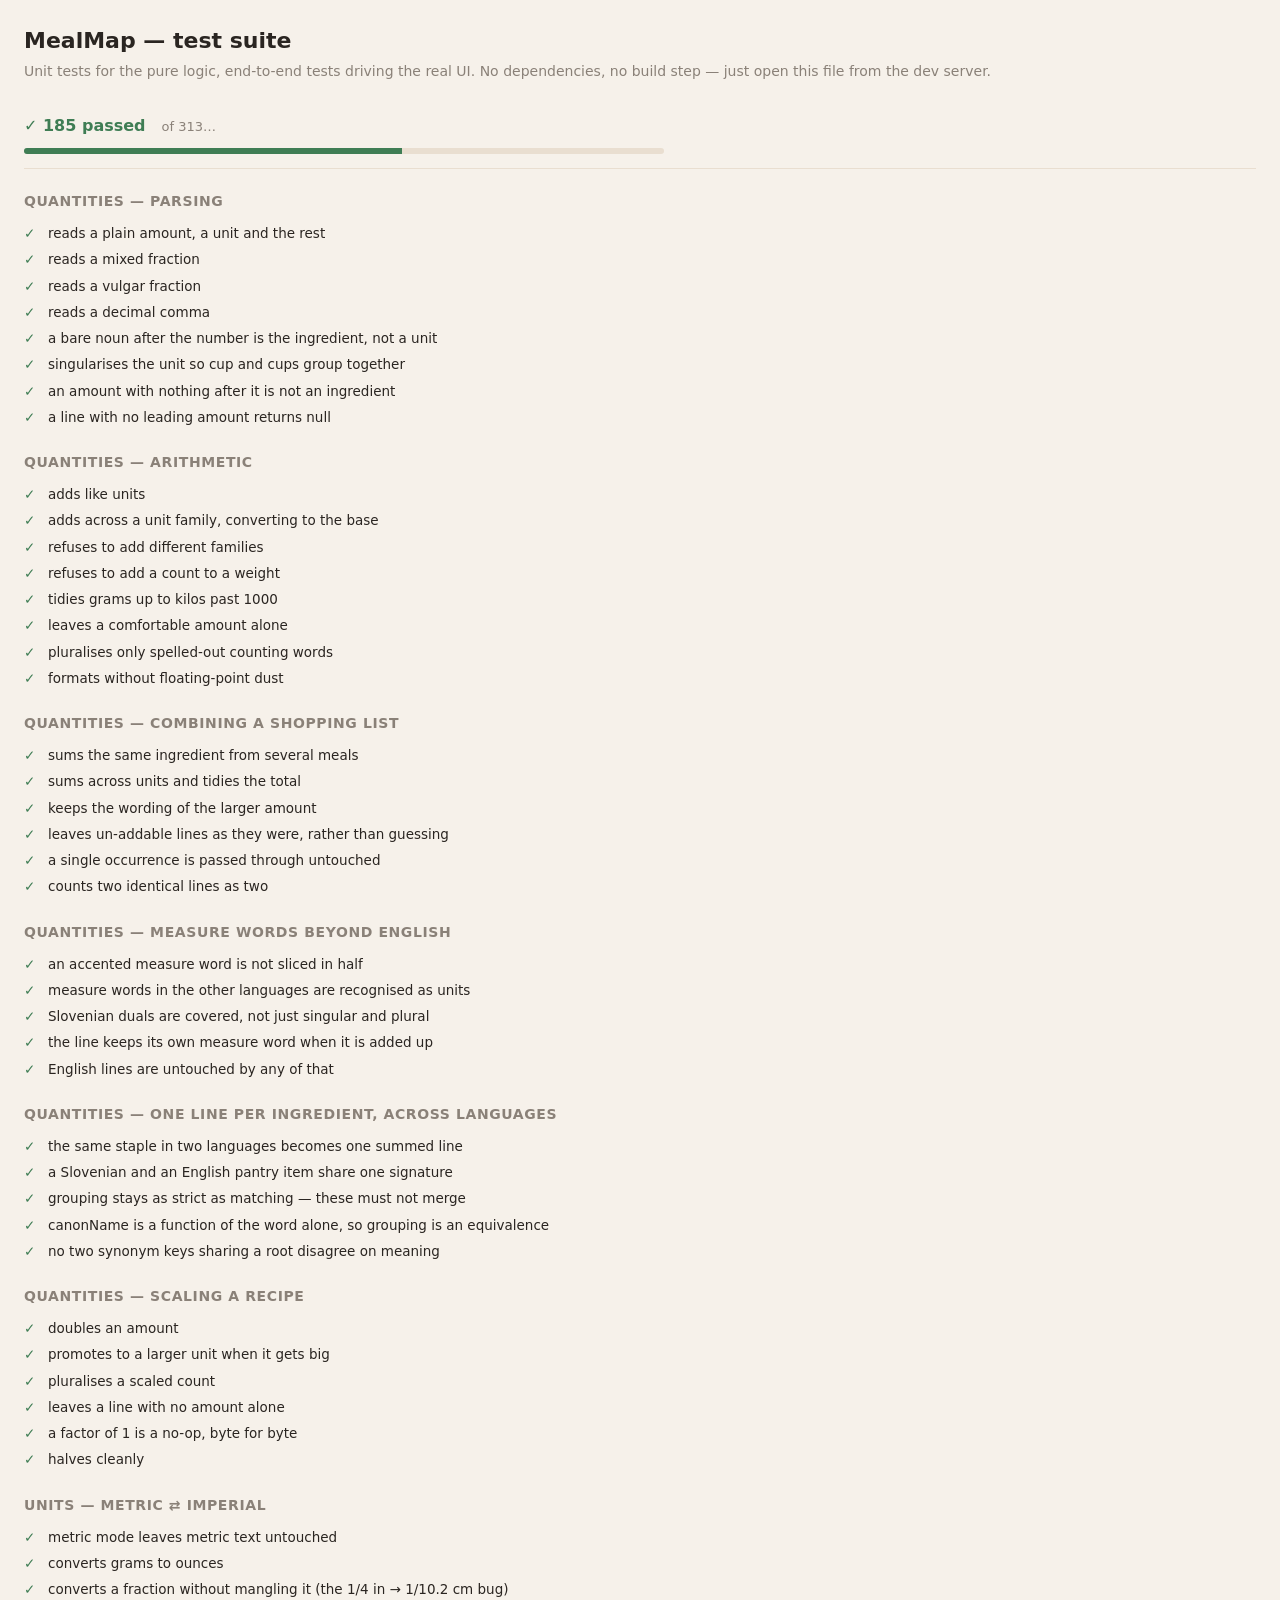
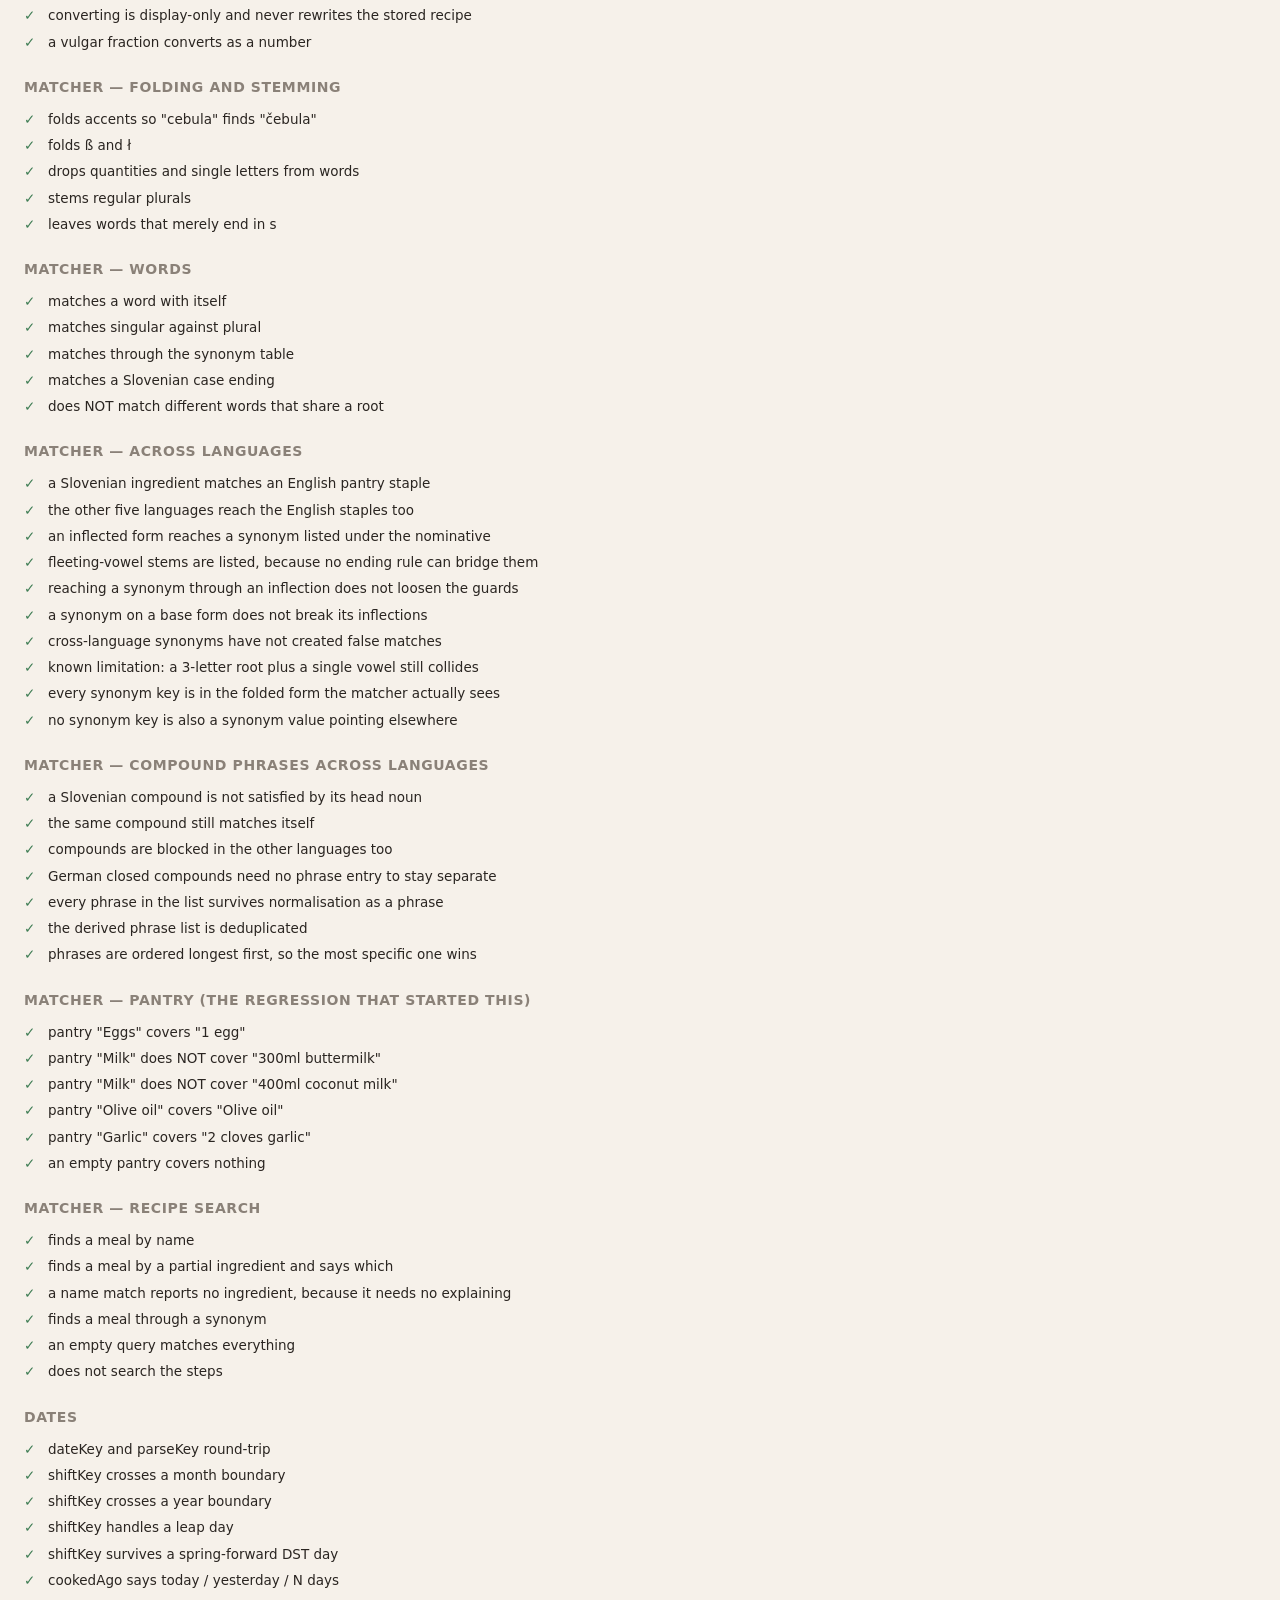
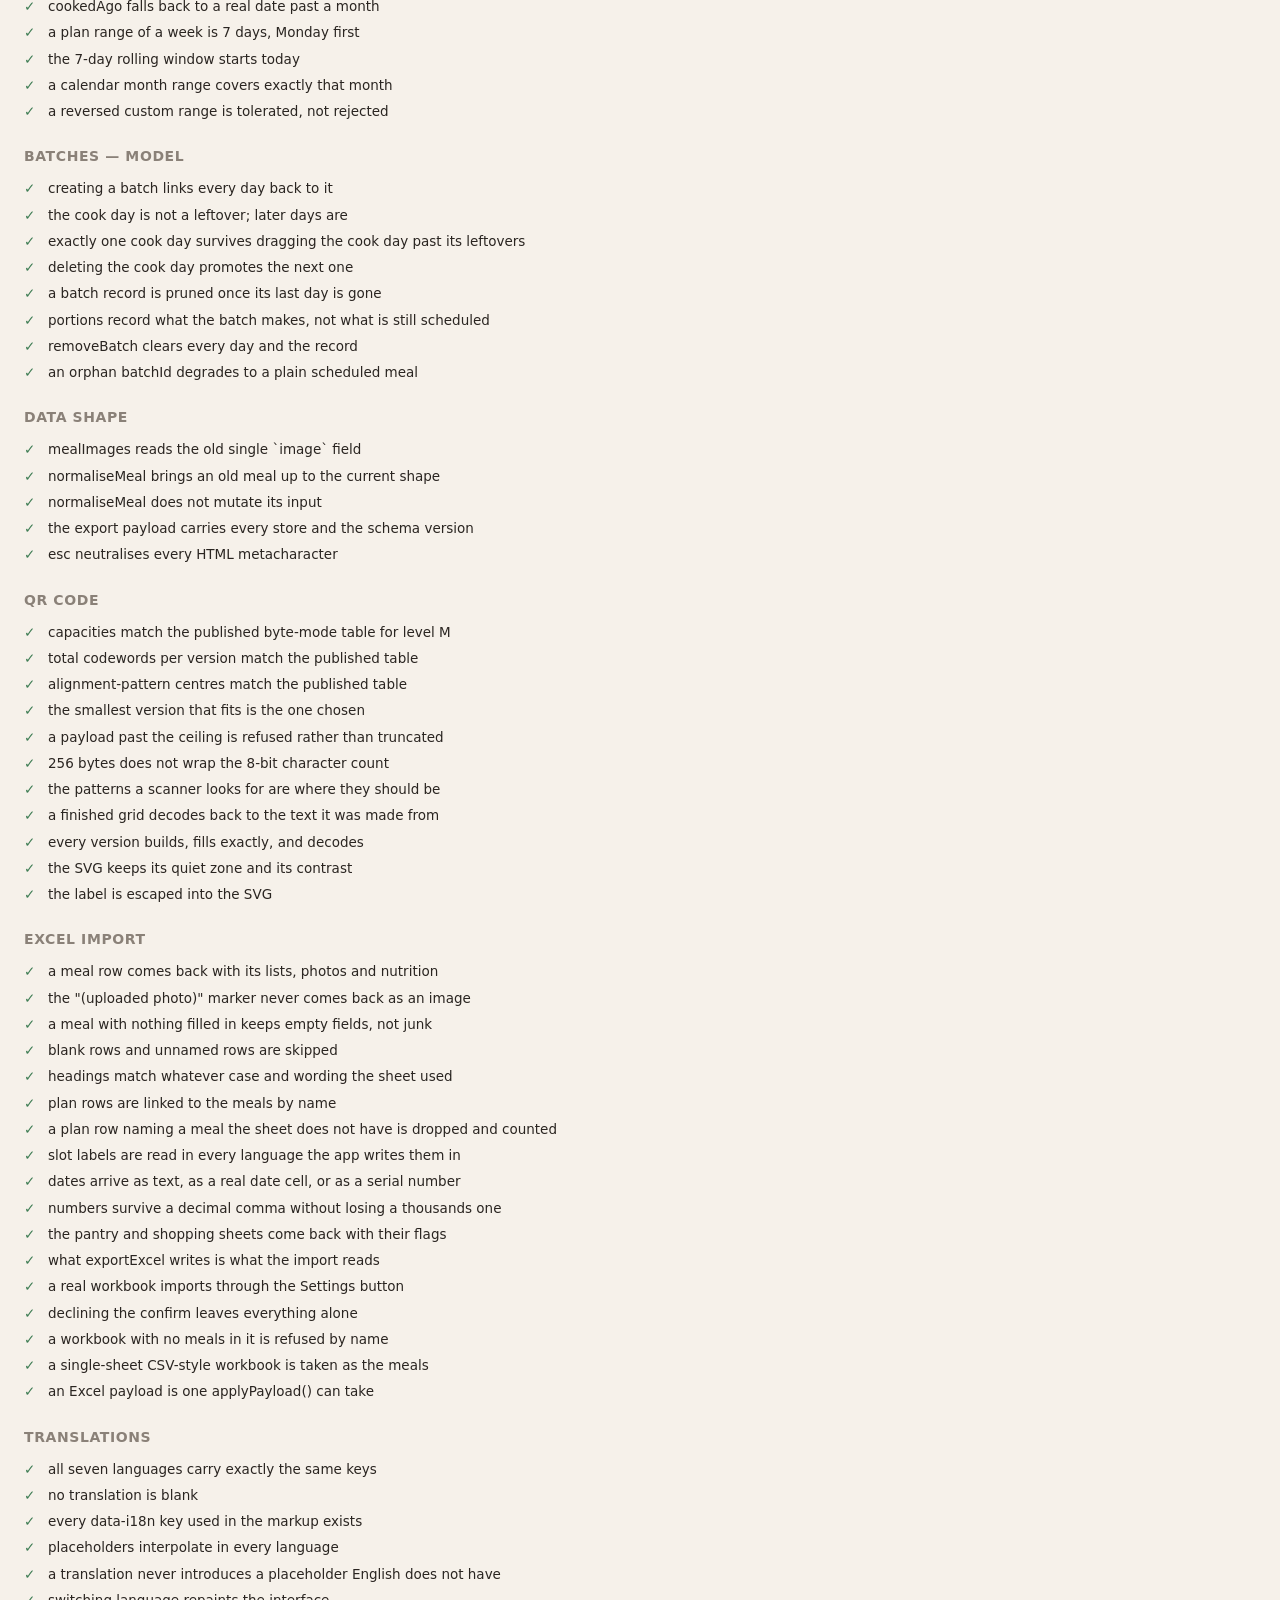
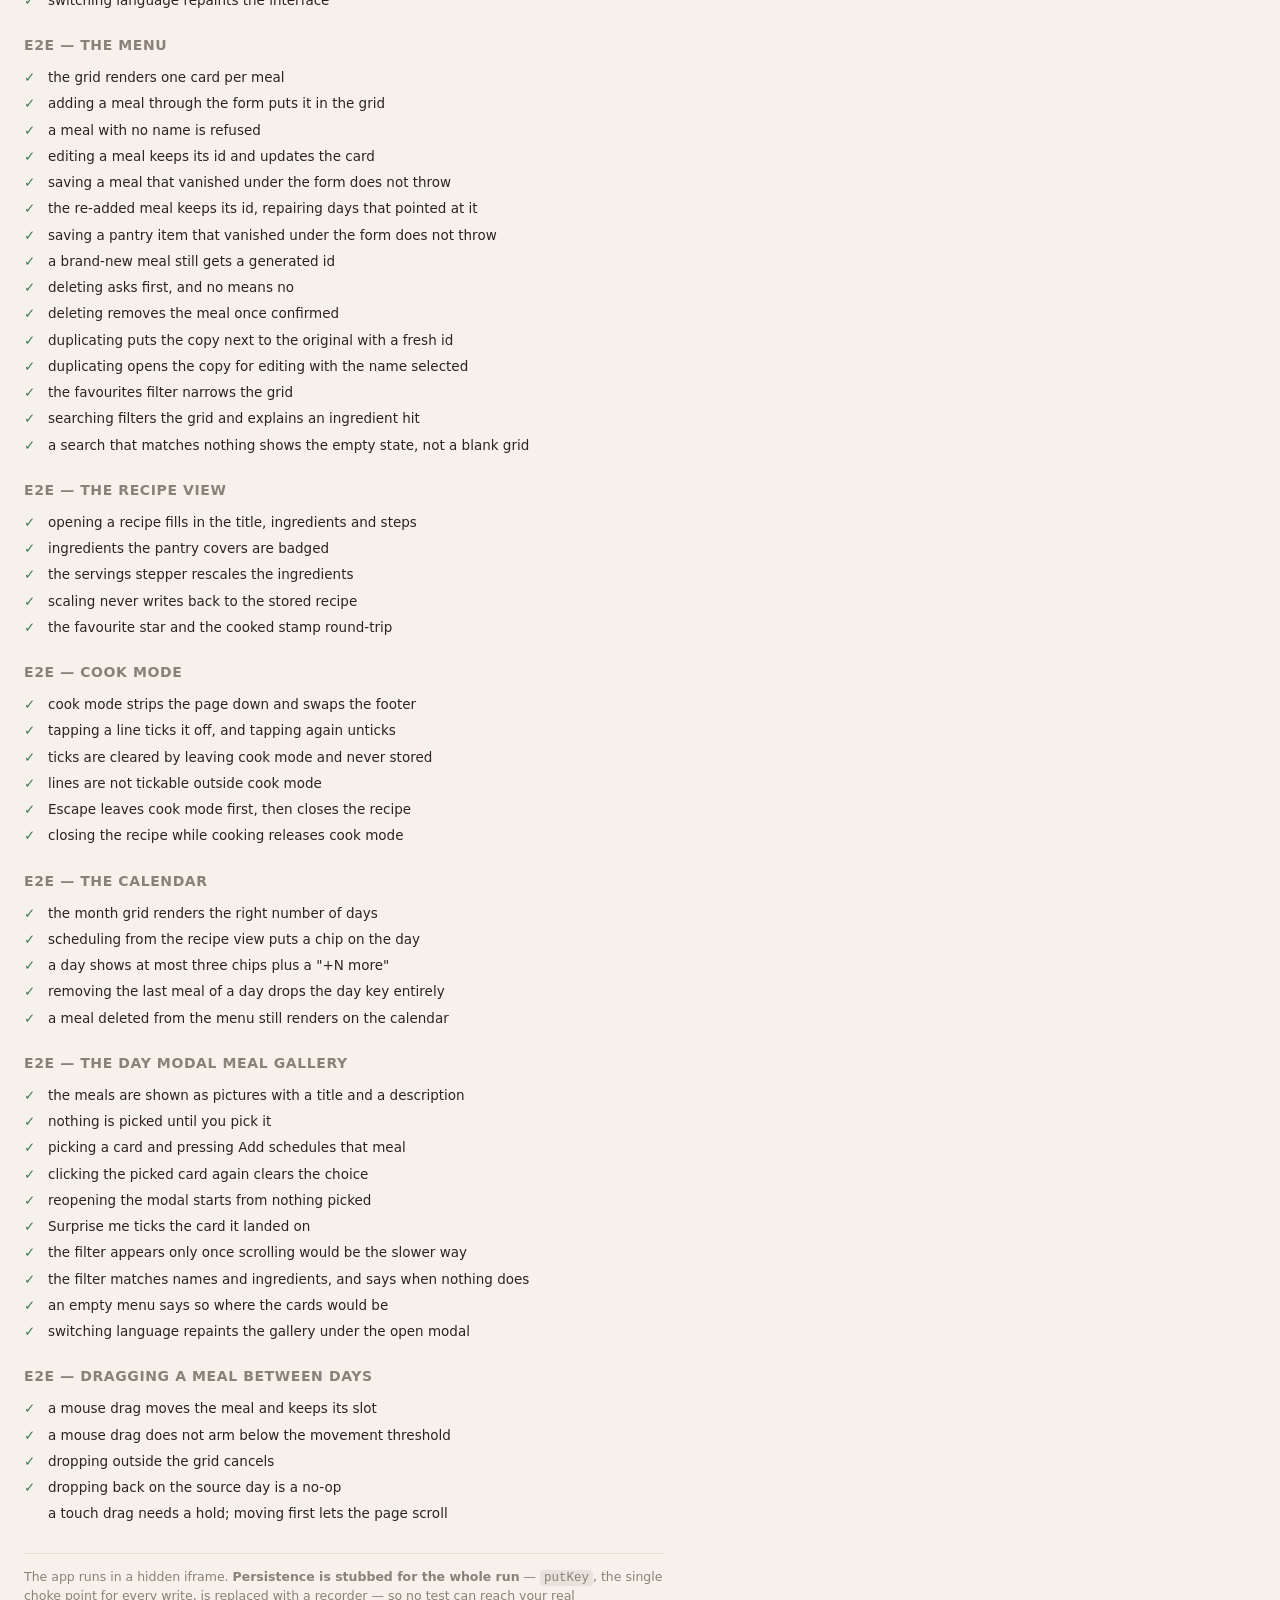
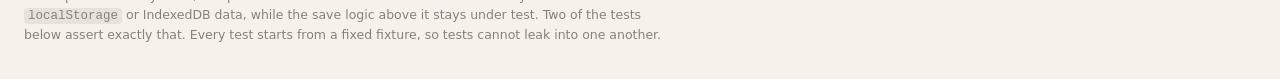
<file: tests.html>
<!doctype html>
<html lang="en">
<head>
<meta charset="utf-8">
<meta name="viewport" content="width=device-width, initial-scale=1">
<title>MealMap — test suite</title>
<style>
  :root{
    --bg:#f6f1ea; --surface:#fff; --ink:#2a2521; --muted:#8a8178; --line:#e9ded0;
    --pass:#3f7d54; --fail:#c0392b; --accent:#c75d3c;
  }
  *{box-sizing:border-box}
  body{margin:0; font:14px/1.5 ui-sans-serif,system-ui,-apple-system,"Segoe UI",Roboto,sans-serif;
       background:var(--bg); color:var(--ink); padding:24px}
  h1{font-size:22px; margin:0 0 4px}
  .sub{color:var(--muted); margin:0 0 20px}
  #summary{position:sticky; top:0; z-index:5; background:var(--bg); padding:12px 0 14px; border-bottom:1px solid var(--line); margin-bottom:16px}
  .tally{display:inline-flex; gap:16px; align-items:baseline; font-size:16px; font-weight:600}
  .tally .ok{color:var(--pass)} .tally .no{color:var(--fail)} .tally .dim{color:var(--muted); font-weight:400; font-size:13px}
  .bar{height:6px; border-radius:3px; background:var(--line); overflow:hidden; margin-top:10px; max-width:640px}
  .bar > i{display:block; height:100%; background:var(--pass); width:0; transition:width .2s}
  .bar.bad > i{background:var(--fail)}
  h2{font-size:14px; text-transform:uppercase; letter-spacing:.6px; color:var(--muted);
     margin:22px 0 8px; font-weight:700}
  .t{display:flex; gap:9px; align-items:flex-start; padding:3px 0; font-size:13.5px}
  .t .mark{flex:none; width:15px; font-weight:700}
  .t.pass .mark{color:var(--pass)} .t.fail .mark{color:var(--fail)}
  .t.fail{color:var(--fail)}
  .why{margin:3px 0 8px 24px; padding:8px 11px; background:#fdecec; border-left:3px solid var(--fail);
       border-radius:0 7px 7px 0; font-family:ui-monospace,Menlo,Consolas,monospace; font-size:12px; white-space:pre-wrap}
  #app{position:fixed; left:-10000px; top:0; width:1280px; height:900px; border:0}
  .note{max-width:640px; color:var(--muted); font-size:12.5px; margin-top:26px; padding-top:14px; border-top:1px solid var(--line)}
  code{background:#00000010; padding:1px 4px; border-radius:4px}
</style>
</head>
<body>

<h1>MealMap — test suite</h1>
<p class="sub">Unit tests for the pure logic, end-to-end tests driving the real UI. No dependencies, no build step — just open this file from the dev server.</p>

<div id="summary"><span class="tally"><span class="dim">running…</span></span><div class="bar"><i></i></div></div>
<div id="results"></div>

<p class="note">
  The app runs in a hidden iframe. <strong>Persistence is stubbed for the whole run</strong> —
  <code>putKey</code>, the single choke point for every write, is replaced with a recorder — so no
  test can reach your real <code>localStorage</code> or IndexedDB data, while the save logic above
  it stays under test. Two of the tests below assert exactly that. Every test starts from a fixed
  fixture, so tests cannot leak into one another.
</p>

<iframe id="app" src="index.html"></iframe>

<script>
/* ============================================================
   Tiny test framework
   ============================================================ */
const TESTS = [];
let GROUP = '';
function group(g){ GROUP = g; }
function test(name, fn){ TESTS.push({ group: GROUP, name, fn }); }

class Failure extends Error {}
function fail(msg){ throw new Failure(msg); }
function ok(cond, msg){ if(!cond) fail(msg || 'expected a truthy value'); }
function notOk(cond, msg){ if(cond) fail(msg || 'expected a falsy value'); }
const show = v => typeof v === 'string' ? JSON.stringify(v) : JSON.stringify(v) ?? String(v);
function eq(actual, expected, msg){
  if(JSON.stringify(actual) !== JSON.stringify(expected))
    fail((msg ? msg + '\n' : '') + 'expected: ' + show(expected) + '\n  actual: ' + show(actual));
}
function near(actual, expected, tol, msg){
  if(Math.abs(actual - expected) > (tol ?? 1e-9))
    fail((msg ? msg + '\n' : '') + 'expected ' + expected + ' ±' + tol + ', got ' + actual);
}
function throws(fn, msg){
  try{ fn(); }catch(e){ return; }
  fail(msg || 'expected it to throw, but it did not');
}

/* ============================================================
   App handle
   ------------------------------------------------------------
   The app is one classic <script>, so its `let`/`const` globals (menu, schedule,
   batches, I18N, DRAG, …) live in the global *lexical* environment and are NOT
   properties of `window` — `frame.contentWindow.menu` is undefined. Only
   `function` declarations end up on the window object.

   So `A` is a proxy that resolves every name by evaluating it *inside* the app's
   realm, where the lexical bindings are visible. Reading goes through
   `new win.Function('return menu')`; writing through
   `new win.Function('v', 'menu = v')`. Both are cached.

   Resolving lexically first also avoids a trap: any element with an id becomes a
   window property, so a plain `win.menuGrid` could hand back the element rather
   than the const that shadows it.
   ============================================================ */
let A = null;
function appBridge(win){
  const getters = new Map(), setters = new Map();
  return new Proxy({}, {
    has(){ return true; },
    get(_, prop){
      if(typeof prop !== 'string') return undefined;
      let g = getters.get(prop);
      if(!g){
        try{ g = new win.Function('return ' + prop); }catch(e){ g = () => undefined; }
        getters.set(prop, g);
      }
      try{ return g(); }
      catch(e){ return win[prop]; }        // not a binding at all (e.g. a probe for `then`)
    },
    set(_, prop, value){
      let s = setters.get(prop);
      if(!s){
        try{ s = new win.Function('__v', prop + ' = __v'); }catch(e){ s = null; }
        setters.set(prop, s);
      }
      try{ if(s) s(value); else win[prop] = value; }
      catch(e){ win[prop] = value; }       // assigning a const throws; fall back to the window
      return true;
    }
  });
}

/* ============================================================
   Fixtures
   ============================================================ */
const FIXTURE = {
  menu: [
    { id:'t_pancake', name:'Buttermilk Pancakes', category:'Breakfast', emoji:'🥞', time:25, servings:4,
      desc:'Light stacked pancakes.',
      ingredients:['200g flour','2 tbsp sugar','1 egg','300ml buttermilk','2 tbsp melted butter','Pinch of salt'],
      steps:['Whisk the dry things.','Fold in the wet.','Fry until golden.'] },
    { id:'t_pasta', name:'Mushroom Pasta', category:'Main', emoji:'🍝', time:30, servings:2,
      desc:'Creamy and quick.',
      ingredients:['250g tagliatelle','300g mushrooms, sliced','2 cloves garlic','200ml cream','Olive oil'],
      steps:['Boil the pasta.','Sear the mushrooms.','Combine.'] },
    { id:'t_curry', name:'Chickpea Curry', category:'Main', emoji:'🍛', time:40, servings:4,
      desc:'Better the next day.',
      ingredients:['2 cans chickpeas','1 onion','2 cloves garlic','400ml coconut milk','2 tbsp curry powder'],
      steps:['Fry the onion.','Add everything else.','Simmer.'] },
    { id:'t_salad', name:'Garden Salad', category:'Side', emoji:'🥗', time:15, servings:4,
      ingredients:['1 lettuce','2 tomatoes','1 cucumber','Olive oil'], steps:['Chop.','Toss.'] }
  ],
  pantry: [
    { id:'p_oil',   name:'Olive oil',   category:'Oils',   emoji:'🫒' },
    { id:'p_garlic',name:'Garlic',      category:'Veg',    emoji:'🧄' },
    { id:'p_salt',  name:'Salt',        category:'Basics', emoji:'🧂' },
    { id:'p_eggs',  name:'Eggs',        category:'Dairy',  emoji:'🥚' },
    { id:'p_milk',  name:'Milk',        category:'Dairy',  emoji:'🥛', low:true }
  ],
  schedule: {},
  shopping: [],
  batches: []
};

let stubbedSaves = 0;
let REAL_PUT_KEY = null;      // the genuine putKey, for tests that want a real write to a scratch key
const PUT_LOG = [];           // keys the stubbed putKey was asked to write
function resetFixture(){
  A.menu     = JSON.parse(JSON.stringify(FIXTURE.menu));
  A.pantry   = JSON.parse(JSON.stringify(FIXTURE.pantry));
  A.schedule = JSON.parse(JSON.stringify(FIXTURE.schedule));
  A.shopping = JSON.parse(JSON.stringify(FIXTURE.shopping));
  A.batches  = JSON.parse(JSON.stringify(FIXTURE.batches));
  A.calDate  = new Date(2026, 6, 1);          // July 2026, a month with a Wednesday 1st
  A.currentRecipeId = null;
  A.recipeServings = null;
  A.favOnly = false;
  A.setUnits('metric');
  A.setLang('en');
  A.exitCookMode();
  A.searchInput.value = '';
  A.categoryFilter.value = '';
  A.document.querySelectorAll('.overlay.open').forEach(o=>A.close(o));
  A.renderMenu(); A.renderPantry(); A.renderShopping(); A.renderCalendar();
}

// July 2026 date keys, so tests never depend on when they are run.
const K = d => '2026-07-' + String(d).padStart(2, '0');
const $  = sel => A.document.querySelector(sel);
const $$ = sel => [...A.document.querySelectorAll(sel)];
const vis = el => !!el && el.offsetParent !== null;
const wait = ms => new Promise(r => setTimeout(r, ms));

/* save() now takes the stores a call site touched, so `menu` (which carries the
   photos) is not serialised when all that changed was a shopping tick. Getting
   that list wrong would silently fail to persist something, so rather than trust
   each call site, this derives what *actually* changed by diffing every store
   around the action and fails if a narrowed save missed any of it.
   PUT_LOG is what the stubbed putKey was asked to write. */
async function auditSave(action){
  const before = A.STORES.map(s => [s.key, JSON.stringify(s.get())]);
  PUT_LOG.length = 0;
  await action();
  const changed = before
    .filter(([key, was]) => JSON.stringify(A.STORES.find(s => s.key === key).get()) !== was)
    .map(([key]) => key);
  const missed = changed.filter(key => !PUT_LOG.includes(key));
  eq(missed, [], 'these stores changed but were not saved');
  return { changed, written: [...new Set(PUT_LOG)] };
}

/* ---------- fake fetch ----------
   The AI and OneDrive paths are the only substantial code that cannot be run for
   real: they need live credentials and, for OneDrive, an https origin. Swapping
   `fetch` lets everything up to the network boundary be tested — which URL is
   called, what headers go with it, what the body says, and how each provider's
   response and error shapes are unpicked.
   `reply` is a function of (url, opts) returning {status?, json?, text?}. */
function fakeFetch(reply){
  const calls = [];
  const real = A.fetch;
  A.fetch = async (url, opts = {}) => {
    calls.push({ url: String(url), opts, headers: opts.headers || {},
                 body: opts.body ? JSON.parse(opts.body) : null });
    const r = (typeof reply === 'function' ? reply(String(url), opts) : reply) || {};
    const status = r.status ?? 200;
    const text = r.text ?? JSON.stringify(r.json ?? {});
    return { ok: status >= 200 && status < 300, status,
             json: async () => (r.json ?? JSON.parse(text)), text: async () => text };
  };
  return { calls, restore(){ A.fetch = real; } };
}
async function withFetch(reply, fn){
  const f = fakeFetch(reply);
  try{ return await fn(f.calls); } finally { f.restore(); }
}
/* A minimal well-formed recipe, as a provider would hand it back. */
const AI_RECIPE = {
  name:'Testna jed', category:'Main', emoji:'🍲', time:35, servings:4,
  desc:'Ena poved.', ingredients:['500 g moke','2 jajci'], steps:['Zmešaj.','Speci.'],
  image:null, images:[], sourceUrl:'https://example.test/r', nutrition:null
};
/* Runs fn with a throwaway provider/key in place, then puts back whatever was
   there — the user may have a real API key stored, and these tests must not
   leave it changed even if one of them throws.

   The key box is set as well as storage, and not only for tidiness: the box now
   outranks storage, and the iframe fills it from the real stored key at boot.
   Seeding storage alone would leave a genuine key in the box for aiKeyVal() to
   pick up, so these tests would pass on a machine with no key and fail on the
   author's — while quietly putting their real key into the assertions. */
const AI_SETTINGS = ['aiProvider','aiKey','aiModel'];
async function withAiKey(provider, fn, model){
  const saved = AI_SETTINGS.map(k => [A.STORE[k], A.localStorage.getItem(A.STORE[k])]);
  const box = WIN.document.getElementById('aiKey');
  const savedBox = box.value;
  try{
    A.localStorage.setItem(A.STORE.aiProvider, provider);
    A.localStorage.setItem(A.STORE.aiKey, 'TEST-KEY-NOT-REAL');
    A.localStorage.setItem(A.STORE.aiModel, model || '');
    box.value = 'TEST-KEY-NOT-REAL';
    return await fn();
  } finally {
    saved.forEach(([k, v]) => v === null ? A.localStorage.removeItem(k) : A.localStorage.setItem(k, v));
    box.value = savedBox;
  }
}

/* Captures what the app alerted. The harness silences alert() for the whole run,
   so a test that cares which message came out has to listen for it. */
async function withAlerts(fn){
  const said = [], before = A.alert;
  A.alert = m => said.push(m);
  try{ await fn(said); } finally { A.alert = before; }   // fn gets the log, to wait on an async one
  return said;
}

/* Drives the app's confirm modal, which askConfirm() awaits. */
async function answerConfirm(yes){
  for(let i = 0; i < 50 && !$('#confirmOverlay.open'); i++) await wait(4);
  ok($('#confirmOverlay.open'), 'expected the confirm modal to open');
  $(yes ? '#confirmYes' : '#confirmNo').click();
  await wait(10);
}

/* Synthesises a pointer drag over the calendar. Mouse arms on distance,
   touch arms on a hold — both paths are exercised below. */
function pointerAt(type, x, y, opts = {}){
  const target = opts.on || A.document.elementFromPoint(x, y) || A.document;
  target.dispatchEvent(new A.PointerEvent(type, {
    clientX:x, clientY:y, pointerId:opts.pointerId ?? 1, pointerType:opts.pointerType || 'mouse',
    button:0, buttons: type === 'pointerup' ? 0 : 1, bubbles:true, cancelable:true
  }));
}
const dayCell = d => $(`.day[data-date="${K(d)}"]`);
const centreOf = el => { const r = el.getBoundingClientRect(); return [r.left + r.width/2, r.top + r.height/2]; };
/* A drag is measured with getBoundingClientRect and resolved with
   elementFromPoint, so the calendar has to actually be laid out. While
   #calendarView is display:none its boxes are all zero-sized and every drag
   silently lands nowhere. */
function showCalendar(){
  $('.tab[data-view="calendar"]').click();
  ok(centreOf(dayCell(1))[1] > 0, 'the calendar must be visible for a drag to be meaningful');
}
function dragChip(fromDay, toDay, chipIndex = 0){
  showCalendar();
  const chip = dayCell(fromDay).querySelectorAll('.meal-chip[data-i]')[chipIndex];
  ok(chip, 'no chip to drag on day ' + fromDay);
  const [cx, cy] = centreOf(chip), [tx, ty] = centreOf(dayCell(toDay));
  pointerAt('pointerdown', cx, cy, { on: chip });
  pointerAt('pointermove', cx + 20, cy);
  pointerAt('pointermove', tx, ty);
  pointerAt('pointerup',   tx, ty);
}

/* ============================================================
   UNIT — quantities
   ============================================================ */
group('Quantities — parsing');
// `unitText` carries the line's own measure word when it differs from the
// canonical one — empty for English, which is why it reads as noise here.
test('reads a plain amount, a unit and the rest', () => {
  eq(A.parseQty('500 g potatoes'), { qty:500, unit:'g', unitText:'', rest:'potatoes' });
});
test('reads a mixed fraction', () => {
  eq(A.parseQty('1 1/2 kg potatoes'), { qty:1.5, unit:'kg', unitText:'', rest:'potatoes' });
});
test('reads a vulgar fraction', () => {
  eq(A.parseQty('½ cup sugar'), { qty:0.5, unit:'cup', unitText:'', rest:'sugar' });
});
test('reads a decimal comma', () => {
  eq(A.parseQty('1,5 l milk'), { qty:1.5, unit:'l', unitText:'', rest:'milk' });
});
test('a bare noun after the number is the ingredient, not a unit', () => {
  eq(A.parseQty('2 eggs'), { qty:2, unit:'', unitText:'', rest:'eggs' });
});
test('singularises the unit so cup and cups group together', () => {
  eq(A.parseQty('2 cups flour').unit, 'cup');
});
test('an amount with nothing after it is not an ingredient', () => {
  eq(A.parseQty('500 g'), null);
});
test('a line with no leading amount returns null', () => {
  eq(A.parseQty('Salt to taste'), null);
});

group('Quantities — arithmetic');
test('adds like units', () => eq(A.addQty({qty:2,unit:'g'}, {qty:3,unit:'g'}), {qty:5,unit:'g'}));
test('adds across a unit family, converting to the base', () => {
  eq(A.addQty({qty:1,unit:'kg'}, {qty:500,unit:'g'}), {qty:1500,unit:'g'});
});
test('refuses to add different families', () => {
  eq(A.addQty({qty:1,unit:'g'}, {qty:1,unit:'ml'}), null);
});
test('refuses to add a count to a weight', () => {
  eq(A.addQty({qty:1,unit:'clove'}, {qty:1,unit:'g'}), null);
});
test('tidies grams up to kilos past 1000', () => eq(A.tidyQty({qty:1200,unit:'g'}), {qty:1.2,unit:'kg'}));
test('leaves a comfortable amount alone', () => eq(A.tidyQty({qty:800,unit:'g'}), {qty:800,unit:'g'}));
test('pluralises only spelled-out counting words', () => {
  eq(A.pluralUnit('clove', 3), 'cloves');
  eq(A.pluralUnit('g', 500), 'g',    'grams must stay "g"');
  eq(A.pluralUnit('tbsp', 4), 'tbsp','tbsp must stay "tbsp"');
  eq(A.pluralUnit('clove', 1), 'clove');
  eq(A.pluralUnit('pinch', 2), 'pinches', 'ch takes -es');
});
test('formats without floating-point dust', () => {
  eq(A.fmtQty(0.1 + 0.2), '0.3');
  eq(A.fmtQty(1.005), '1');
});

group('Quantities — combining a shopping list');
test('sums the same ingredient from several meals', () => {
  eq(A.combineIngredients(['2 cloves garlic','3 cloves garlic']), ['5 cloves garlic']);
});
test('sums across units and tidies the total', () => {
  eq(A.combineIngredients(['500 g flour','1 kg flour']), ['1.5 kg flour']);
});
test('keeps the wording of the larger amount', () => {
  eq(A.combineIngredients(['1 onion','2 onions']), ['3 onions']);
});
test('leaves un-addable lines as they were, rather than guessing', () => {
  const out = A.combineIngredients(['2 cloves garlic','1 head garlic']);
  eq(out.length, 2, 'cloves + heads cannot be added');
});
test('a single occurrence is passed through untouched', () => {
  eq(A.combineIngredients(['2 cloves garlic']), ['2 cloves garlic']);
});
test('counts two identical lines as two', () => {
  eq(A.combineIngredients(['1 slice bread','1 slice bread']), ['2 slices bread']);
});

group('Quantities — measure words beyond English');
test('an accented measure word is not sliced in half', () => {
  // With the old [a-zA-Z] unit pattern this matched only "plo" and glued the
  // rest back on as " čevinke", corrupting the line and its signature.
  const p = A.parseQty('3 pločevinke polovičk breskev');
  eq(p.qty, 3);
  eq(p.rest, 'polovičk breskev');
  notOk(/plo /.test(p.rest), 'the word must survive intact');
});
test('measure words in the other languages are recognised as units', () => {
  [['2 žlici olja','tbsp'], ['1 žlička soli','tsp'], ['1 ščepec soli','pinch'],
   ['3 stroki česna','clove'], ['3 pločevinke breskev','can'],
   ['2 EL Öl','tbsp'], ['1 Prise Salz','pinch'], ['2 Zehen Knoblauch','clove'],
   ['2 cucharadas de aceite','tbsp'], ['1 pizca de sal','pinch'],
   ['2 cuillères d’huile','tbsp'], ['1 gousse d’ail','clove'],
   ['2 cucchiai di olio','tbsp'], ['1 spicchio di aglio','clove'],
   ['2 colheres de azeite','tbsp'], ['1 pitada de sal','pinch']]
    .forEach(([line, unit]) => eq(A.parseQty(line).unit, unit, line));
});
test('Slovenian duals are covered, not just singular and plural', () => {
  ['žlica','žlici','žlice','žlic'].forEach(w => eq(A.parseQty('2 ' + w + ' olja').unit, 'tbsp', w));
  ['pločevinka','pločevinki','pločevinke','pločevink'].forEach(w =>
    eq(A.parseQty('2 ' + w + ' breskev').unit, 'can', w));
});
test('the line keeps its own measure word when it is added up', () => {
  eq(A.combineIngredients(['2 žlici olja','1 žlica olja']), ['3 žlici olja']);
  eq(A.combineIngredients(['3 pločevinke breskev','2 pločevinki breskev']), ['5 pločevinke breskev']);
  eq(A.scaleIngredient('2 žlici olja', 2), '4 žlici olja', 'not "4 tbsp olja"');
});
test('English lines are untouched by any of that', () => {
  eq(A.parseQty('500 g flour'), { qty:500, unit:'g', unitText:'', rest:'flour' });
  eq(A.parseQty('2 cups flour').unit, 'cup');
  eq(A.parseQty('2 eggs'), { qty:2, unit:'', unitText:'', rest:'eggs' });
  eq(A.combineIngredients(['1 can beans','2 cans beans']), ['3 cans beans']);
  eq(A.scaleIngredient('1 can beans', 2), '2 cans beans');
});

group('Quantities — one line per ingredient, across languages');
test('the same staple in two languages becomes one summed line', () => {
  const cases = [
    [['500 g flour','480 g moke'],                          '980 g flour'],
    [['400 ml coconut milk','400 ml kokosovega mleka'],      '800 ml coconut milk'],
    [['300 ml buttermilk','200 ml pinjenca'],                '500 ml buttermilk'],
    [['1 tsp baking powder','1 žlička pecilnega praška'],    '2 tsp baking powder'],
    [['2 tbsp olive oil','2 žlici oljčnega olja'],           '4 tbsp olive oil'],
  ];
  cases.forEach(([lines, want]) => eq(A.combineIngredients(lines), [want], lines.join(' + ')));
});
test('a Slovenian and an English pantry item share one signature', () => {
  [['flour','moke'], ['milk','mleka'], ['sugar','sladkorja'], ['butter','masla'],
   ['eggs','jajca'], ['tomatoes','tomates'], ['onion','cebula']]
    .forEach(([en, other]) => eq(A.ingSignature(other), A.ingSignature(en), other + ' vs ' + en));
});
test('grouping stays as strict as matching — these must not merge', () => {
  const apart = [
    ['1 l milk','400 ml kokosovega mleka'],
    ['1 l milk','300 ml pinjenca'],
    ['200 ml cream','200 g kisle smetane'],
    ['200 g sour cream','200 g crème fraîche'],
    ['500 g flour','50 g koruzne moke'],
    ['100 ml olja','2 žlici oljčnega olja'],
    ['10 g soli','200 g solate'],
  ];
  apart.forEach(lines => eq(A.combineIngredients(lines).length, 2, lines.join(' + ') + ' must stay apart'));
});
test('canonName is a function of the word alone, so grouping is an equivalence', () => {
  // Order must not decide who groups with whom — that is why grouping uses a
  // signature rather than the deliberately fuzzy wordsMatch.
  const words = ['moke','flour','mleka','milk','soli','salt','tomate','tomato','solata'];
  words.forEach(a => words.forEach(b => {
    if(A.canonName(a) === A.canonName(b)) eq(A.canonName(b), A.canonName(a), a + '/' + b);
  }));
  eq(A.canonName('moke'), 'flour');
  eq(A.canonName('flour'), 'flour');
  eq(A.canonName('solata'), 'solata', 'salad must not be pulled onto salt');
});
test('no two synonym keys sharing a root disagree on meaning', () => {
  // If they did, a word inflected off both could canonicalise either way and
  // grouping would stop being deterministic.
  const keys = Object.keys(A.SYNONYMS), clashes = [];
  keys.forEach((a, i) => keys.slice(i + 1).forEach(b => {
    if(A.sharesRoot(a, b) && A.SYNONYMS[a] !== A.SYNONYMS[b])
      clashes.push(a + '(' + A.SYNONYMS[a] + ') vs ' + b + '(' + A.SYNONYMS[b] + ')');
  }));
  eq(clashes, []);
});

group('Quantities — scaling a recipe');
test('doubles an amount', () => eq(A.scaleIngredient('250g tagliatelle', 2), '500 g tagliatelle'));
test('promotes to a larger unit when it gets big', () => eq(A.scaleIngredient('500 g flour', 3), '1.5 kg flour'));
test('pluralises a scaled count', () => eq(A.scaleIngredient('1 can beans', 2), '2 cans beans'));
test('leaves a line with no amount alone', () => eq(A.scaleIngredient('Salt to taste', 3), 'Salt to taste'));
test('a factor of 1 is a no-op, byte for byte', () => eq(A.scaleIngredient('250g tagliatelle', 1), '250g tagliatelle'));
test('halves cleanly', () => eq(A.scaleIngredient('2 cloves garlic', 0.5), '1 clove garlic'));

/* ============================================================
   UNIT — units conversion
   ============================================================ */
group('Units — metric ⇄ imperial');
test('metric mode leaves metric text untouched', () => {
  A.setUnits('metric');
  eq(A.convUnits('500 g flour'), '500 g flour');
});
test('converts grams to ounces', () => {
  A.setUnits('imperial');
  ok(/oz/.test(A.convUnits('100 g flour')), 'expected oz, got ' + A.convUnits('100 g flour'));
});
test('converts a fraction without mangling it (the 1/4 in → 1/10.2 cm bug)', () => {
  A.setUnits('metric');
  const got = A.convUnits('1/4 in thick');
  notOk(/\//.test(got), 'a converted fraction must not keep its slash: ' + got);
  ok(/cm/.test(got), 'expected cm, got ' + got);
  near(parseFloat(got), 0.6, 0.1);
});
test('converting is display-only and never rewrites the stored recipe', () => {
  resetFixture();
  const before = JSON.stringify(A.menu);
  A.setUnits('imperial'); A.setUnits('metric');
  eq(JSON.stringify(A.menu), before, 'the stored meal changed during a unit toggle');
});
test('a vulgar fraction converts as a number', () => {
  A.setUnits('metric');
  const got = A.convUnits('½ in');
  ok(/cm/.test(got) && !/½/.test(got), got);
});

/* ============================================================
   UNIT — the ingredient matcher
   ============================================================ */
group('Matcher — folding and stemming');
test('folds accents so "cebula" finds "čebula"', () => eq(A.foldText('Čebula'), 'cebula'));
test('folds ß and ł', () => { eq(A.foldText('Weißmehl'), 'weissmehl'); eq(A.foldText('Łosoś'), 'losos'); });
test('drops quantities and single letters from words', () => eq(A.rawWords('200g plain flour'), ['plain','flour']));
test('stems regular plurals', () => {
  eq(A.stemWord('eggs'), 'egg');
  eq(A.stemWord('tomatoes'), 'tomato');
  eq(A.stemWord('berries'), 'berry');
});
test('leaves words that merely end in s', () => {
  eq(A.stemWord('glass'), 'glass');
  eq(A.stemWord('hummus'), 'hummus');
});

group('Matcher — words');
test('matches a word with itself', () => ok(A.wordsMatch('egg','egg')));
test('matches singular against plural', () => ok(A.wordsMatch('egg','eggs')));
test('matches through the synonym table', () => ok(A.wordsMatch('aubergine','eggplant')));
test('matches a Slovenian case ending', () => ok(A.wordsMatch('skuta','skute')));
test('does NOT match different words that share a root', () => {
  notOk(A.wordsMatch('pea','pear'),        'pea/pear');
  notOk(A.wordsMatch('sol','solata'),      'sol/solata');
  notOk(A.wordsMatch('chicken','chickpea'),'chicken/chickpea');
});

group('Matcher — across languages');
test('a Slovenian ingredient matches an English pantry staple', () => {
  const pairs = [['mleko','milk'],['moka','flour'],['sladkor','sugar'],['jajce','egg'],
                 ['maslo','butter'],['sol','salt'],['olje','oil'],['cesen','garlic'],['sir','cheese']];
  pairs.forEach(([sl, en]) => ok(A.wordsMatch(sl, en), sl + ' should match ' + en));
});
test('the other five languages reach the English staples too', () => {
  [['leche','milk'],['lait','milk'],['milch','milk'],['latte','milk'],['leite','milk'],
   ['harina','flour'],['farine','flour'],['mehl','flour'],['farinha','flour'],
   ['huevo','egg'],['oeuf','egg'],['uovo','egg'],['ovo','egg'],
   ['zwiebel','onion'],['cipolla','onion'],['cebolla','onion'],
   ['knoblauch','garlic'],['aglio','garlic'],['ail','garlic']]
    .forEach(([w, en]) => ok(A.wordsMatch(w, en), w + ' should match ' + en));
});
test('an inflected form reaches a synonym listed under the nominative', () => {
  // Slovenian ingredient lines are written in the genitive, so this is the case
  // that actually occurs: "480 g moke", never "moka".
  A.pantry = [{ id:'p', name:'Flour' }];
  ok(A.inPantry('480 g moke'), 'moke -> moka -> flour');
  A.pantry = [{ id:'p', name:'Butter' }];
  ok(A.inPantry('250 g hladnega masla'), 'masla -> maslo -> butter');
  A.pantry = [{ id:'p', name:'Salt' }];
  ok(A.inPantry('1 ščepec soli'), 'soli -> sol -> salt');
  A.pantry = [{ id:'p', name:'Sugar' }];
  ok(A.inPantry('200 g sladkorja'), 'sladkorja -> sladkor -> sugar');
});
test('fleeting-vowel stems are listed, because no ending rule can bridge them', () => {
  // česen -> česna and poper -> popra change the root, not just the ending.
  A.pantry = [{ id:'p', name:'Garlic' }];
  ok(A.inPantry('2 stroka česna'));
  A.pantry = [{ id:'p', name:'Pepper' }];
  ok(A.inPantry('ščepec popra'));
});
test('reaching a synonym through an inflection does not loosen the guards', () => {
  const blocked = [
    ['Sol',     '200 g solate'],
    ['Sladkor', '3 žlice sladkorja v prahu'],
    ['Moka',    '50 g koruzne moke'],
    ['Mleko',   '400 ml kokosovega mleka'],
    ['Smetana', '200 g kisle smetane'],
    ['Olje',    '2 žlici oljčnega olja'],
  ];
  blocked.forEach(([have, want]) => {
    A.pantry = [{ id:'p', name:have }];
    notOk(A.inPantry(want), have + ' must not cover "' + want + '"');
  });
});
test('a synonym on a base form does not break its inflections', () => {
  // sol -> salt canonicalises one form only; the stems still have to match.
  ok(A.wordsMatch('sol','soli'),   'Slovenian sol/soli');
  ok(A.wordsMatch('maslo','masla'),'Slovenian maslo/masla');
  ok(A.wordsMatch('mleko','mleka'),'Slovenian mleko/mleka');
});
test('cross-language synonyms have not created false matches', () => {
  notOk(A.wordsMatch('sol','solata'),    'salt must not match salad');
  notOk(A.wordsMatch('sale','salame'),   'Italian salt must not match salami');
  notOk(A.wordsMatch('aceite','aceto'),  'Spanish oil must not match Italian vinegar');
  notOk(A.wordsMatch('mela','meal'),     'Italian apple must not match meal');
  notOk(A.wordsMatch('med','medium'),    'Slovenian honey must not match "medium"');
});
test('known limitation: a 3-letter root plus a single vowel still collides', () => {
  // Pinned rather than hidden. "pane"/"pan" share a 3-letter root and differ by
  // one vowel, which the rule must accept because maslo/masla is exactly that
  // shape. It predates the cross-language synonyms — the stem rule never
  // consulted SYNONYMS. Fixing it means a real morphology table, not a tweak.
  ok(A.wordsMatch('pane','pan'), 'if this ever goes false the root rule changed — check maslo/masla still works');
  ok(A.wordsMatch('maslo','masla'), 'the inflection this collision is the price of');
});
test('every synonym key is in the folded form the matcher actually sees', () => {
  const bad = Object.keys(A.SYNONYMS).filter(k => A.foldText(k) !== k);
  eq(bad, [], 'these keys carry accents or capitals and can never be looked up');
});
test('no synonym key is also a synonym value pointing elsewhere', () => {
  const conflicts = Object.entries(A.SYNONYMS)
    .filter(([k, v]) => A.SYNONYMS[v] && A.SYNONYMS[v] !== v)
    .map(([k, v]) => k + '->' + v + '->' + A.SYNONYMS[v]);
  eq(conflicts, [], 'a synonym chain would resolve differently depending on the starting word');
});

group('Matcher — compound phrases across languages');
test('a Slovenian compound is not satisfied by its head noun', () => {
  const cases = [
    ['Mleko',    '400 ml kokosovega mleka'],
    ['Smetana',  '200 g kisle smetane'],
    ['Olje',     '2 žlici oljčnega olja'],
    ['Sladkor',  '1 vrečka vaniljevega sladkorja'],
    ['Moka',     '50 g koruzne moke'],
  ];
  cases.forEach(([have, want]) => {
    A.pantry = [{ id:'p', name:have }];
    notOk(A.inPantry(want), have + ' should NOT cover "' + want + '"');
  });
});
test('the same compound still matches itself', () => {
  A.pantry = [{ id:'p', name:'Kokosovo mleko' }];
  ok(A.inPantry('400 ml kokosovega mleka'));
});
test('compounds are blocked in the other languages too', () => {
  const cases = [
    ['Leche',  'leche de coco'],
    ['Lait',   'lait de coco'],
    ['Latte',  'latte di cocco'],
    ['Leite',  'leite de coco'],
    ['Sahne',  'saure sahne'],
    ['Huile',  'huile d’olive'],
    ['Olio',   'olio di oliva'],
    ['Aceite', 'aceite de oliva'],
  ];
  cases.forEach(([have, want]) => {
    A.pantry = [{ id:'p', name:have }];
    notOk(A.inPantry(want), have + ' should NOT cover "' + want + '"');
  });
});
test('German closed compounds need no phrase entry to stay separate', () => {
  // Kokosmilch shares no prefix with Milch, so the root rule already keeps them apart.
  A.pantry = [{ id:'p', name:'Milch' }];
  notOk(A.inPantry('200 ml Kokosmilch'));
  notOk(A.inPantry('200 ml Buttermilch'));
  A.pantry = [{ id:'p', name:'Öl' }];
  notOk(A.inPantry('2 EL Olivenöl'));
});
test('every phrase in the list survives normalisation as a phrase', () => {
  // rawWords drops single letters, so a phrase like "huile d’olive" must still
  // come out with two or more words or it silently does nothing.
  const dropped = A.PHRASE_SRC.filter(p => A.rawWords(p).length < 2);
  eq(dropped, [], 'these entries collapse to one word and have no effect');
});
test('the derived phrase list is deduplicated', () => {
  // PHRASE_SRC may legitimately repeat across languages — Spanish and Portuguese
  // share a lot of compounds — but the list the matcher walks must not.
  const keys = A.PHRASES.map(p => p.join('_'));
  eq(keys.length, new Set(keys).size, 'PHRASES contains the same phrase twice');
  ok(A.PHRASES.length > 200, 'expected a substantial phrase list, got ' + A.PHRASES.length);
});
test('phrases are ordered longest first, so the most specific one wins', () => {
  const lengths = A.PHRASES.map(p => p.length);
  eq(lengths, lengths.slice().sort((a, b) => b - a));
});

group('Matcher — pantry (the regression that started this)');
test('pantry "Eggs" covers "1 egg"', () => {
  resetFixture();
  ok(A.inPantry('1 egg'));
});
test('pantry "Milk" does NOT cover "300ml buttermilk"', () => {
  resetFixture();
  notOk(A.inPantry('300ml buttermilk'), 'buttermilk is not milk');
});
test('pantry "Milk" does NOT cover "400ml coconut milk"', () => {
  resetFixture();
  notOk(A.inPantry('400ml coconut milk'));
});
test('pantry "Olive oil" covers "Olive oil"', () => { resetFixture(); ok(A.inPantry('Olive oil')); });
test('pantry "Garlic" covers "2 cloves garlic"', () => { resetFixture(); ok(A.inPantry('2 cloves garlic')); });
test('an empty pantry covers nothing', () => {
  resetFixture(); A.pantry = [];
  notOk(A.inPantry('1 egg'));
});

group('Matcher — recipe search');
test('finds a meal by name', () => { resetFixture(); ok(A.searchMeal(A.menu[0], 'pancake').hit); });
test('finds a meal by a partial ingredient and says which', () => {
  resetFixture();
  // "tagliatelle" appears only in the ingredients — "mushroom" would match the
  // recipe's own name first, and a name match needs no explaining.
  const r = A.searchMeal(A.menu[1], 'tagliat');
  ok(r.hit); ok(/tagliatelle/i.test(r.ing), 'expected the matching ingredient back, got ' + r.ing);
});
test('a name match reports no ingredient, because it needs no explaining', () => {
  resetFixture();
  const r = A.searchMeal(A.menu[1], 'mushroom');       // also the recipe's name
  ok(r.hit); eq(r.ing, undefined);
});
test('finds a meal through a synonym', () => {
  resetFixture();
  ok(A.searchMeal(A.menu[2], 'garbanzo').hit, 'garbanzo should find chickpeas');
});
test('an empty query matches everything', () => { resetFixture(); ok(A.searchMeal(A.menu[0], '').hit); });
test('does not search the steps', () => {
  resetFixture();
  notOk(A.searchMeal(A.menu[0], 'whisk').hit, 'steps are prose and are deliberately not searched');
});

/* ============================================================
   UNIT — dates
   ============================================================ */
group('Dates');
test('dateKey and parseKey round-trip', () => {
  eq(A.dateKey(A.parseKey('2026-07-04')), '2026-07-04');
});
test('shiftKey crosses a month boundary', () => eq(A.shiftKey('2026-07-31', 1), '2026-08-01'));
test('shiftKey crosses a year boundary', () => eq(A.shiftKey('2026-12-31', 1), '2027-01-01'));
test('shiftKey handles a leap day', () => eq(A.shiftKey('2028-02-28', 1), '2028-02-29'));
test('shiftKey survives a spring-forward DST day', () => {
  // Local midnight + 1 day must still be the next calendar day, not 23:00 the same day.
  eq(A.shiftKey('2026-03-29', 1), '2026-03-30');
  eq(A.shiftKey('2026-10-25', 1), '2026-10-26');
});
test('cookedAgo says today / yesterday / N days', () => {
  const today = A.todayKey();
  eq(A.cookedAgo(today), A.t('when_today'));
  eq(A.cookedAgo(A.shiftKey(today, -1)), A.t('when_yesterday'));
  eq(A.cookedAgo(A.shiftKey(today, -5)), A.t('when_days', {n:5}));
});
test('cookedAgo falls back to a real date past a month', () => {
  const old = A.cookedAgo(A.shiftKey(A.todayKey(), -60));
  notOk(/ago/.test(old), 'expected a date, got ' + old);
});
test('a plan range of a week is 7 days, Monday first', () => {
  const days = A.planRangeKeys('w0');
  eq(days.length, 7);
  eq(A.parseKey(days[0]).getDay(), 1, 'the range must start on a Monday');
});
test('the 7-day rolling window starts today', () => {
  const days = A.planRangeKeys('d7');
  eq(days.length, 7); eq(days[0], A.todayKey());
});
test('a calendar month range covers exactly that month', () => {
  const days = A.planRangeKeys('m0');
  const now = new Date();
  eq(days.length, new Date(now.getFullYear(), now.getMonth()+1, 0).getDate());
});
test('a reversed custom range is tolerated, not rejected', () => {
  A.document.getElementById('shopFrom').value = '2026-07-10';
  A.document.getElementById('shopTo').value   = '2026-07-06';
  eq(A.planRangeKeys('custom').length, 5);
});

/* ============================================================
   UNIT — batches
   ============================================================ */
group('Batches — model');
test('creating a batch links every day back to it', () => {
  resetFixture();
  const id = A.createBatch('t_curry', K(6), 'dinner', [{date:K(7),slot:'dinner'},{date:K(8),slot:'dinner'}]);
  eq(A.batchEntries(id).length, 3);
  eq(A.batchById(id).portions, 3);
  eq(A.batchById(id).cookDate, K(6));
});
test('the cook day is not a leftover; later days are', () => {
  resetFixture();
  const id = A.createBatch('t_curry', K(6), 'dinner', [{date:K(7),slot:'dinner'}]);
  notOk(A.isLeftover(A.schedule[K(6)][0], K(6)));
  ok(A.isLeftover(A.schedule[K(7)][0], K(7)));
});
test('exactly one cook day survives dragging the cook day past its leftovers', () => {
  resetFixture();
  const id = A.createBatch('t_curry', K(6), 'dinner', [{date:K(7),slot:'dinner'},{date:K(8),slot:'dinner'}]);
  A.moveScheduled(K(6), 0, K(20));                       // cook day jumps to the end
  const fresh = A.batchEntries(id).filter(e => !A.isLeftover(e.s, e.key));
  eq(fresh.length, 1, 'there must always be exactly one cook day');
  eq(A.batchById(id).cookDate, K(7), 'the earliest day becomes the cook day');
});
test('deleting the cook day promotes the next one', () => {
  resetFixture();
  const id = A.createBatch('t_curry', K(6), 'dinner', [{date:K(7),slot:'dinner'}]);
  delete A.schedule[K(6)];
  A.normaliseBatchDates();
  eq(A.batchById(id).cookDate, K(7));
  notOk(A.isLeftover(A.schedule[K(7)][0], K(7)), 'the promoted day must not still read as a leftover');
});
test('a batch record is pruned once its last day is gone', () => {
  resetFixture();
  const id = A.createBatch('t_curry', K(6), 'dinner', [{date:K(7),slot:'dinner'}]);
  delete A.schedule[K(6)];
  A.pruneBatches(); eq(A.batches.length, 1, 'one day still remains');
  delete A.schedule[K(7)];
  A.pruneBatches(); eq(A.batches.length, 0);
});
test('portions record what the batch makes, not what is still scheduled', () => {
  resetFixture();
  const id = A.createBatch('t_curry', K(6), 'dinner', [{date:K(7),slot:'dinner'},{date:K(8),slot:'dinner'}]);
  delete A.schedule[K(8)]; A.pruneBatches(); A.normaliseBatchDates();
  eq(A.batchById(id).portions, 3, 'a spare portion is meaningful, not drift');
  eq(A.batchEntries(id).length, 2);
});
test('removeBatch clears every day and the record', () => {
  resetFixture();
  const id = A.createBatch('t_curry', K(6), 'dinner', [{date:K(7),slot:'dinner'}]);
  A.removeBatch(id);
  eq(A.batches.length, 0);
  eq(Object.keys(A.schedule).length, 0, 'no empty arrays may be left behind');
});
test('an orphan batchId degrades to a plain scheduled meal', () => {
  resetFixture();
  A.schedule[K(6)] = [{ mealId:'t_curry', slot:'dinner', batchId:'b_gone' }];
  A.pruneBatches(); A.normaliseBatchDates();
  notOk(A.isLeftover(A.schedule[K(6)][0], K(6)));
  A.renderCalendar();
  eq($$(`.day[data-date="${K(6)}"] .meal-chip`).length, 1, 'it must still render');
});

/* ============================================================
   UNIT — data shape & back-compat
   ============================================================ */
group('Data shape');
test('mealImages reads the old single `image` field', () => {
  eq(A.mealImages({ image:'a.jpg' }), ['a.jpg']);
  eq(A.mealImages({ images:['b.jpg','c.jpg'] }), ['b.jpg','c.jpg']);
  eq(A.mealImages({}), []);
});
test('normaliseMeal brings an old meal up to the current shape', () => {
  const m = A.normaliseMeal({ id:'x', name:'Old', image:'a.jpg' });
  eq(m.images, ['a.jpg']); eq(m.image, 'a.jpg'); eq(m.sourceUrl, ''); eq(m.nutrition, null);
});
test('normaliseMeal does not mutate its input', () => {
  const src = { id:'x', name:'Old', image:'a.jpg' };
  A.normaliseMeal(src);
  eq(Object.keys(src).sort(), ['id','image','name']);
});
test('the export payload carries every store and the schema version', () => {
  resetFixture();
  const keys = Object.keys({ app:1, version:1, exportedAt:1, menu:1, schedule:1, pantry:1, shopping:1, batches:1 });
  const built = { app:'kitchen-menu', version:A.SCHEMA_VERSION, exportedAt:'', menu:A.menu,
                  schedule:A.schedule, pantry:A.pantry, shopping:A.shopping, batches:A.batches };
  eq(Object.keys(built).sort(), keys.sort());
  eq(A.SCHEMA_VERSION, 4);
});
test('esc neutralises every HTML metacharacter', () => {
  eq(A.esc('<img src=x onerror=alert(1)>'), '&lt;img src=x onerror=alert(1)&gt;');
  eq(A.esc(`"'&<>`), '&quot;&#39;&amp;&lt;&gt;');
  eq(A.esc(null), '');
});

/* ============================================================
   UNIT — QR code
   ------------------------------------------------------------
   The encoder is ours (js/qr.js), so "it renders something square" is not
   evidence. Two things are checked that self-consistency cannot fake:

     - the capacity and alignment tables published in ISO/IEC 18004, which the
       code derives rather than stores, so a slip in the derivation shows up as
       a number that does not match the standard;
     - a decoder, below, that reads a finished grid back the way a scanner
       does. It rebuilds the function-module map from the version number alone,
       verifies the format info against its BCH code and that both copies of it
       agree, un-masks, de-interleaves, and checks every block's Reed-Solomon
       syndromes are zero before it will hand back a string.

   It shares the encoder's GF(256) arithmetic — that is just field maths — but
   none of its layout, bit-packing or masking decisions.
   ============================================================ */
group('QR code');

function qrDecode(qr){
  const size = qr.size, ver = qr.version, m = qr.modules;
  const fn = Array.from({length:size}, () => new Array(size).fill(false));
  const mark = (x, y) => { if(x>=0 && x<size && y>=0 && y<size) fn[y][x] = true; };
  [[3,3],[size-4,3],[3,size-4]].forEach(([cx,cy]) => {
    for(let dy=-4;dy<=4;dy++) for(let dx=-4;dx<=4;dx++) mark(cx+dx, cy+dy);
  });
  for(let i=0;i<size;i++){ mark(6,i); mark(i,6); }
  const ap = A.qrAlignPositions(ver), last = ap.length - 1;
  ap.forEach((y,i) => ap.forEach((x,j) => {
    if((i===0&&j===0) || (i===0&&j===last) || (i===last&&j===0)) return;
    for(let dy=-2;dy<=2;dy++) for(let dx=-2;dx<=2;dx++) mark(x+dx, y+dy);
  }));
  for(let i=0;i<=8;i++){ mark(8,i); mark(i,8); }
  for(let i=0;i<8;i++){ mark(size-1-i, 8); mark(8, size-1-i); }
  if(ver >= 7) for(let i=0;i<18;i++){ mark(size-11+i%3, Math.floor(i/3)); mark(Math.floor(i/3), size-11+i%3); }

  // Format info: read it, undo the 0x5412 mask, check its BCH(15,5) remainder.
  const raw = [];
  for(let i=0;i<=5;i++) raw.push(m[i][8]);
  raw.push(m[7][8], m[8][8], m[8][7]);
  for(let i=9;i<15;i++) raw.push(m[8][14-i]);
  let fmt = 0; raw.forEach((b,i) => fmt |= b << i);
  fmt ^= 0x5412;
  let rem = fmt;
  for(let i=14;i>=10;i--) if((rem >>> i) & 1) rem ^= 0x537 << (i-10);
  eq(rem, 0, 'the format info fails its BCH check — a reader would give up here');
  eq((fmt >>> 13) & 3, 0, 'the format info should declare error-correction level M');
  const mask = (fmt >>> 10) & 7;
  const copy2 = [];
  for(let i=0;i<8;i++) copy2.push(m[8][size-1-i]);
  for(let i=8;i<15;i++) copy2.push(m[size-15+i][8]);
  let f2 = 0; copy2.forEach((b,i) => f2 |= b << i);
  eq(f2 ^ 0x5412, fmt, 'the two format-info copies disagree — a damaged corner would cost the mask');

  // Un-mask, then walk the zig-zag and read the codewords back.
  const un = m.map(r => r.slice());
  for(let y=0;y<size;y++) for(let x=0;x<size;x++) if(!fn[y][x] && A.QR_MASKS[mask](y,x)) un[y][x] ^= 1;
  const bits = [];
  for(let right = size-1; right >= 1; right -= 2){
    if(right === 6) right = 5;
    for(let v=0;v<size;v++) for(let j=0;j<2;j++){
      const x = right - j, y = ((right+1) & 2) === 0 ? size-1-v : v;
      if(!fn[y][x]) bits.push(un[y][x]);
    }
  }
  const all = [];
  for(let i=0;i+8<=bits.length;i+=8){ let v=0; for(let j=0;j<8;j++) v = (v<<1) | bits[i+j]; all.push(v); }
  eq(all.length, A.qrTotalCodewords(ver), 'read back the wrong number of codewords');

  // De-interleave, then insist every block is intact on its own.
  const nb = A.QR_BLOCKS[ver], eccLen = A.QR_ECC_PER_BLOCK[ver], dataLen = A.qrDataCapacity(ver);
  const shortLen = Math.floor(dataLen/nb), numShort = nb - (dataLen % nb);
  const blocks = Array.from({length:nb}, (_, i) => ({ d:[], e:[], len: shortLen + (i < numShort ? 0 : 1) }));
  let p = 0;
  for(let i=0;i<=shortLen;i++) blocks.forEach(b => { if(i < b.len) b.d.push(all[p++]); });
  for(let i=0;i<eccLen;i++) blocks.forEach(b => b.e.push(all[p++]));
  eq(p, all.length, 'de-interleaving did not consume every codeword');
  blocks.forEach((b, bi) => {
    for(let j=0;j<eccLen;j++){
      let s = 0;
      for(const c of b.d.concat(b.e)) s = A.qrMul(s, A.QR_EXP[j]) ^ c;
      eq(s, 0, 'block ' + bi + ' has a non-zero Reed-Solomon syndrome — this code would not decode');
    }
  });

  const db = [];
  [].concat(...blocks.map(b => b.d)).forEach(c => { for(let i=7;i>=0;i--) db.push((c >>> i) & 1); });
  const take = n => { let v = 0; for(let i=0;i<n;i++) v = (v << 1) | db.shift(); return v; };
  eq(take(4), 0b0100, 'the mode indicator should say byte mode');
  const len = take(ver < 10 ? 8 : 16), out = [];
  for(let i=0;i<len;i++) out.push(take(8));
  return new TextDecoder().decode(Uint8Array.from(out));
}

test('capacities match the published byte-mode table for level M', () => {
  // ISO/IEC 18004, versions 1-20. These are derived from the module count, not
  // stored, so they either match the standard or the derivation is wrong.
  eq(Array.from({length:20}, (_, i) => A.qrCapacityBytes(i+1)),
     [14,26,42,62,84,106,122,152,180,213,251,287,331,362,412,450,504,560,624,666]);
});
test('total codewords per version match the published table', () => {
  eq(Array.from({length:20}, (_, i) => A.qrTotalCodewords(i+1)),
     [26,44,70,100,134,172,196,242,292,346,404,466,532,581,655,733,815,901,991,1085]);
});
test('alignment-pattern centres match the published table', () => {
  eq(A.qrAlignPositions(1), [], 'version 1 has none');
  eq(A.qrAlignPositions(7), [6,22,38]);
  eq(A.qrAlignPositions(10), [6,28,50]);
  eq(A.qrAlignPositions(15), [6,26,48,70]);
  eq(A.qrAlignPositions(20), [6,34,62,90]);
});
test('the smallest version that fits is the one chosen', () => {
  eq(A.qrEncode('A'.repeat(14)).version, 1);
  eq(A.qrEncode('A'.repeat(15)).version, 2, 'one byte over version 1 has to step up');
  eq(A.qrEncode('B'.repeat(180)).version, 9);
  eq(A.qrEncode('B'.repeat(181)).version, 10, 'the character-count field widens from here');
});
test('a payload past the ceiling is refused rather than truncated', () => {
  ok(A.qrEncode('D'.repeat(666)), '666 bytes is exactly version 20');
  eq(A.qrEncode('D'.repeat(667)), null, 'dropping the tail would scan as a plausible wrong list');
});
test('256 bytes does not wrap the 8-bit character count', () => {
  // Below version 10 the count field is 8 bits, so 256 cannot be counted there
  // however much room the version has — unguarded it wraps to zero and the code
  // scans as empty, which is the worst kind of wrong.
  const text = 'C'.repeat(256);
  eq(qrDecode(A.qrEncode(text)), text);
});
test('the patterns a scanner looks for are where they should be', () => {
  const q = A.qrEncode('structure'), m = q.modules, s = q.size;
  eq([m[3][3], m[3][s-4], m[s-4][3]], [1,1,1], 'the three finder centres are dark');
  eq([m[3][5], m[5][3]], [0,0], 'the light ring inside each finder');
  eq(m[7][3], 0, 'the separator between finder and data stays light');
  eq(Array.from({length:s-16}, (_, i) => m[6][8+i]), Array.from({length:s-16}, (_, i) => i%2===0 ? 1 : 0),
     'the horizontal timing pattern alternates, starting dark');
  eq(Array.from({length:s-16}, (_, i) => m[8+i][6]), Array.from({length:s-16}, (_, i) => i%2===0 ? 1 : 0),
     'the vertical timing pattern alternates, starting dark');
  eq(m[s-8][8], 1, 'the module that is always dark');
});
test('a finished grid decodes back to the text it was made from', () => {
  [ 'Milk',
    '- 500 g flour',
    'MealMap — Nakupovalni seznam\n- 3 pločevinke breskev\n- 480 g moke\n- 1 žlička soli',
    '🛒 list ✓ done — 2 × eggs',
    'A'.repeat(14), 'A'.repeat(15), 'B'.repeat(180), 'B'.repeat(181), 'D'.repeat(666)
  ].forEach(text => eq(qrDecode(A.qrEncode(text)), text, 'round-trip failed for a ' + text.length + '-char payload'));
});
test('every version builds, fills exactly, and decodes', () => {
  for(let v=1; v<=20; v++){
    const head = 'v' + v + ':';
    const payload = head + 'x'.repeat(A.qrCapacityBytes(v) - head.length);   // fills the version to the byte
    const qr = A.qrEncode(payload);
    ok(qr, 'version ' + v + ' did not encode');
    eq(qr.version, v, 'a full version-' + v + ' payload should pick version ' + v);
    eq(qrDecode(qr), payload, 'version ' + v + ' did not survive the round trip');
  }
});
test('the SVG keeps its quiet zone and its contrast', () => {
  const q = A.qrEncode('quiet zone'), svg = A.qrSvg(q, 'label');
  eq(/viewBox="0 0 (\d+) \1"/.exec(svg)[1], String(q.size + 8), 'four light modules on every side, or a scanner may never find it');
  eq((svg.match(/<path/g) || []).length, 1, 'one path, not a rect per module — thousands of elements are slow and show seams');
  eq((svg.match(/h1v1h-1z/g) || []).length, q.modules.flat().filter(Boolean).length, 'every dark module is drawn');
  ok(/fill="#fff"/.test(svg) && /fill="#000"/.test(svg), 'black on white');
  notOk(/currentColor|var\(/.test(svg), 'never themed — the contrast is what makes it readable');
});
test('the label is escaped into the SVG', () => {
  notOk(/<img/.test(A.qrSvg(A.qrEncode('x'), '<img src=x onerror=alert(1)>')), 'aria-label goes through esc()');
});

/* ============================================================
   UNIT — reading a spreadsheet back in
   ------------------------------------------------------------
   excelRowsToPayload() is the whole of the import that is worth testing on its
   own: sheets of plain rows in, an applyPayload()-shaped object out. The rows
   below are written exactly as exportExcel() writes them, so a change to either
   side that breaks the round trip shows up here.
   ============================================================ */
group('Excel import');
const XLMEAL = {
  Name:'Mushroom Pasta', Category:'Main', Emoji:'🍝', 'Prep (min)':30, Servings:2,
  Description:'Creamy and quick.',
  Ingredients:'250g tagliatelle | 300g mushrooms | 2 cloves garlic',
  Steps:'Boil the pasta. | Sear the mushrooms. | Combine.',
  Image:'https://example.com/pasta.jpg', 'More photos':'https://example.com/2.jpg',
  Source:'https://example.com/recipe', Calories:520, Protein:18, Carbs:70, Fat:16
};
test('a meal row comes back with its lists, photos and nutrition', () => {
  const { payload } = A.excelRowsToPayload({ meals:[XLMEAL] });
  eq(payload.menu.length, 1);
  const m = payload.menu[0];
  eq(m.name, 'Mushroom Pasta'); eq(m.category, 'Main'); eq(m.emoji, '🍝');
  eq(m.time, 30); eq(m.servings, 2); eq(m.desc, 'Creamy and quick.');
  eq(m.ingredients, ['250g tagliatelle','300g mushrooms','2 cloves garlic']);
  eq(m.steps, ['Boil the pasta.','Sear the mushrooms.','Combine.']);
  eq(m.images, ['https://example.com/pasta.jpg','https://example.com/2.jpg']);
  eq(m.image, 'https://example.com/pasta.jpg');
  eq(m.sourceUrl, 'https://example.com/recipe');
  eq(m.nutrition, { calories:520, protein:18, carbs:70, fat:16 });
  ok(m.id, 'a sheet carries no ids, so the import has to mint them');
});
test('the "(uploaded photo)" marker never comes back as an image', () => {
  const { payload } = A.excelRowsToPayload({
    meals:[{ Name:'Soup', Image:'(uploaded photo)', 'More photos':'(uploaded photo) | https://example.com/ok.jpg' }]
  });
  eq(payload.menu[0].images, ['https://example.com/ok.jpg']);
  eq(payload.menu[0].image, 'https://example.com/ok.jpg');
});
test('a meal with nothing filled in keeps empty fields, not junk', () => {
  const { payload } = A.excelRowsToPayload({ meals:[{ Name:'Toast' }] });
  const m = payload.menu[0];
  eq([m.time, m.servings, m.desc, m.category], ['', '', '', '']);
  eq([m.ingredients, m.steps, m.images], [[], [], []]);
  eq(m.nutrition, null, 'an empty nutrition block should not become zeroes');
});
test('blank rows and unnamed rows are skipped', () => {
  // json_to_sheet writes a single empty row when there is nothing to export
  const { payload } = A.excelRowsToPayload({ meals:[{}, { Name:'  ' }, { Name:'Real' }] });
  eq(payload.menu.map(m => m.name), ['Real']);
});
test('headings match whatever case and wording the sheet used', () => {
  const { payload } = A.excelRowsToPayload({
    meals:[{ NAME:'Chilli', desc:'Hot.', time:45, PHOTO:'https://example.com/c.jpg' }]
  });
  const m = payload.menu[0];
  eq(m.name, 'Chilli'); eq(m.desc, 'Hot.'); eq(m.time, 45);
  eq(m.images, ['https://example.com/c.jpg']);
});
test('plan rows are linked to the meals by name', () => {
  const { payload, skipped } = A.excelRowsToPayload({
    meals:[XLMEAL, { Name:'Chickpea Curry' }],
    schedule:[
      { Date:'2026-07-09', Slot:'Dinner', Meal:'Mushroom Pasta' },
      { Date:'2026-07-09', Slot:'Lunch',  Meal:'chickpea curry' }   // case is not a mismatch
    ]
  });
  eq(skipped, 0);
  const day = payload.schedule['2026-07-09'];
  eq(day.length, 2);
  eq(day[0].slot, 'dinner'); eq(day[1].slot, 'lunch');
  eq(day[0].mealId, payload.menu[0].id);
  eq(day[1].mealId, payload.menu[1].id);
});
test('a plan row naming a meal the sheet does not have is dropped and counted', () => {
  const { payload, skipped } = A.excelRowsToPayload({
    meals:[{ Name:'Soup' }],
    schedule:[{ Date:'2026-07-09', Slot:'Dinner', Meal:'Something else' },
              { Date:'',           Slot:'Dinner', Meal:'Soup' }]
  });
  eq(skipped, 2, 'a nameless meal and a dateless row both have nowhere to go');
  eq(payload.schedule, {}, 'better no entry than one pointing at nothing');
});
test('slot labels are read in every language the app writes them in', () => {
  eq(A.slotFromLabel('Breakfast'), 'breakfast');
  eq(A.slotFromLabel('dinner'), 'dinner');
  eq(A.slotFromLabel('Večerja'), 'dinner',  'a file exported in Slovenian');
  eq(A.slotFromLabel('Abendessen'), 'dinner', '…or in German');
  eq(A.slotFromLabel('Comida'), 'lunch',   '…or in Spanish');
  eq(A.slotFromLabel('Almoço'), 'lunch',   '…or in Portuguese');
  eq(A.slotFromLabel('  SNACK  '), 'snack');
  eq(A.slotFromLabel('whatever'), 'dinner', 'an unreadable slot still belongs on the day');
  eq(A.slotFromLabel(''), 'dinner');
});
test('dates arrive as text, as a real date cell, or as a serial number', () => {
  eq(A.xlDateKey('2026-07-09'), '2026-07-09');
  eq(A.xlDateKey('2026-7-9'), '2026-07-09', 'Excel drops the padding');
  eq(A.xlDateKey(new Date(2026, 6, 9)), '2026-07-09');
  eq(A.xlDateKey(''), '');
  eq(A.xlDateKey('not a date'), '');
  eq(A.xlDateKey('2026'), '2026-01-01', 'a bare year is not a 1905 serial number');
});
test('numbers survive a decimal comma without losing a thousands one', () => {
  eq(A.xlNum('12,5'), 12.5,  'a European decimal comma');
  eq(A.xlNum('1,200'), 1200, 'and not 1.2 — that would divide a calorie count by a thousand');
  eq(A.xlNum(30), 30);
  eq(A.xlNum(''), ''); eq(A.xlNum('about 20'), '');
  const { payload } = A.excelRowsToPayload({ meals:[{ Name:'Stew', Calories:'1,200', 'Prep (min)':'12,5' }] });
  eq(payload.menu[0].nutrition, { calories:1200 });
  eq(payload.menu[0].time, 12.5);
});
test('the pantry and shopping sheets come back with their flags', () => {
  const { payload } = A.excelRowsToPayload({
    meals:[{ Name:'Soup' }],
    pantry:[{ Name:'Olive oil', Quantity:'500 ml', Category:'Oils', 'Running low':'' },
            { Name:'Milk', Quantity:'1 L', Category:'Dairy', 'Running low':'yes' },
            { Name:'' }],
    shopping:[{ Item:'Butter', Bought:'' }, { Item:'Eggs', Bought:'yes' }]
  });
  eq(payload.pantry.map(p => [p.name, p.qty, p.category, p.low]),
     [['Olive oil','500 ml','Oils',false], ['Milk','1 L','Dairy',true]]);
  eq(payload.shopping.map(s => [s.name, s.done]), [['Butter',false], ['Eggs',true]]);
});
test('what exportExcel writes is what the import reads', () => {
  resetFixture();
  A.addScheduledEntry(K(9), { mealId:'t_curry', slot:'lunch' });
  // the rows exportExcel() builds, without going near a file
  const meals = A.menu.map(m => ({
    Name:m.name, Category:m.category||'', Emoji:m.emoji||'',
    'Prep (min)':m.time||'', Servings:m.servings||'', Description:m.desc||'',
    Ingredients:(m.ingredients||[]).join(' | '), Steps:(m.steps||[]).join(' | ')
  }));
  const schedule = [{ Date:K(9), Slot:A.slotLabel('lunch'), Meal:'Chickpea Curry' }];
  const { payload, skipped } = A.excelRowsToPayload({ meals, schedule });
  eq(skipped, 0);
  eq(payload.menu.map(m => m.name), A.menu.map(m => m.name));
  eq(payload.menu[2].ingredients, A.menu[2].ingredients, 'the " | " joining survives the round trip');
  eq(payload.schedule[K(9)][0].slot, 'lunch');
  eq(payload.version, A.SCHEMA_VERSION);
  eq(payload.batches, [], 'a spreadsheet cannot carry batch links');
});
/* The rest of the path — a real .xlsx, the sheet lookup, the confirm, the apply.
   The library is the one in lib/, loaded the same way the app loads it. */
async function xlsxLib(){
  return await new Promise((res, rej) =>
    A.loadScript('lib/xlsx.full.min.js', () => res(A.XLSX), () => rej(new Error('xlsx did not load'))));
}
function xlsxFile(XLSX, sheets){
  const wb = XLSX.utils.book_new();
  Object.entries(sheets).forEach(([name, rows]) =>
    XLSX.utils.book_append_sheet(wb, XLSX.utils.json_to_sheet(rows), name));
  return new A.File([XLSX.write(wb, { bookType:'xlsx', type:'array' })], 'book.xlsx',
                    { type:'application/vnd.openxmlformats-officedocument.spreadsheetml.sheet' });
}
test('a real workbook imports through the Settings button', async () => {
  resetFixture();
  const XLSX = await xlsxLib();
  const file = xlsxFile(XLSX, {
    Meals:[XLMEAL],
    Schedule:[{ Date:K(9), Slot:'Dinner', Meal:'Mushroom Pasta' }],
    Pantry:[{ Name:'Milk', Quantity:'1 L', 'Running low':'yes' }],
    Shopping:[{ Item:'Eggs', Bought:'yes' }]
  });
  A.importExcel(file);
  await answerConfirm(true);
  eq(A.menu.map(m => m.name), ['Mushroom Pasta'], 'import replaces, as the confirm said it would');
  eq(A.pantry.map(p => [p.name, p.low]), [['Milk', true]]);
  eq(A.shopping.map(s => [s.name, s.done]), [['Eggs', true]]);
  eq(A.schedule[K(9)].length, 1);
  eq(A.byId(A.schedule[K(9)][0].mealId).name, 'Mushroom Pasta');
  notOk($('#dataOverlay').classList.contains('open'), 'the panel closes on the way out');
  resetFixture();
});
test('declining the confirm leaves everything alone', async () => {
  resetFixture();
  const XLSX = await xlsxLib();
  A.importExcel(xlsxFile(XLSX, { Meals:[XLMEAL] }));
  await answerConfirm(false);
  eq(A.menu.length, 4, 'the fixture menu must still be there');
  resetFixture();
});
test('a workbook with no meals in it is refused by name', async () => {
  resetFixture();
  const XLSX = await xlsxLib();
  const said = await withAlerts(async log => {
    A.importExcel(xlsxFile(XLSX, { Pantry:[{ Name:'Milk' }] }));
    for(let i = 0; i < 80 && !log.length; i++) await wait(10);   // the FileReader, then the refusal
  });
  eq(said, [A.t('import_excel_bad')]);
  eq(A.menu.length, 4, 'and nothing was replaced');
  notOk($('#confirmOverlay.open'), 'it never got as far as asking');
});
test('a single-sheet CSV-style workbook is taken as the meals', async () => {
  resetFixture();
  const XLSX = await xlsxLib();
  A.importExcel(xlsxFile(XLSX, { Sheet1:[{ Name:'Ramen', Description:'From a plain export.' }] }));
  await answerConfirm(true);
  eq(A.menu.map(m => m.name), ['Ramen']);
  eq(A.menu[0].desc, 'From a plain export.');
  resetFixture();
});
test('an Excel payload is one applyPayload() can take', () => {
  resetFixture();
  const { payload } = A.excelRowsToPayload({
    meals:[XLMEAL], schedule:[{ Date:K(9), Slot:'Dinner', Meal:'Mushroom Pasta' }],
    pantry:[{ Name:'Milk', 'Running low':'yes' }], shopping:[{ Item:'Eggs' }]
  });
  ok(A.applyPayload(payload));
  eq(A.menu.map(m => m.name), ['Mushroom Pasta']);
  eq(A.pantry.map(p => p.name), ['Milk']);
  eq(A.shopping.map(s => s.name), ['Eggs']);
  eq(A.schedule[K(9)].length, 1);
  eq(A.byId(A.schedule[K(9)][0].mealId).name, 'Mushroom Pasta', 'the plan points at a meal that exists');
  A.renderCalendar();
  eq(dayCell(9).querySelectorAll('.meal-chip').length, 1);
  resetFixture();
});

/* ============================================================
   UNIT — i18n
   ============================================================ */
group('Translations');
test('all seven languages carry exactly the same keys', () => {
  const langs = Object.keys(A.I18N), base = Object.keys(A.I18N.en).sort();
  langs.forEach(l => eq(Object.keys(A.I18N[l]).sort(), base, l + ' differs from en'));
});
test('no translation is blank', () => {
  Object.entries(A.I18N).forEach(([l, d]) => {
    const empty = Object.keys(d).filter(k => !String(d[k] ?? '').trim());
    eq(empty, [], l + ' has empty strings');
  });
});
test('every data-i18n key used in the markup exists', () => {
  const used = new Set();
  $$('[data-i18n],[data-i18n-ph],[data-i18n-title]').forEach(el => {
    ['i18n','i18nPh','i18nTitle'].forEach(a => { if(el.dataset[a]) used.add(el.dataset[a]); });
  });
  eq([...used].filter(k => !(k in A.I18N.en)), [], 'unknown keys in the markup');
});
test('placeholders interpolate in every language', () => {
  // Derive the parameter names from each string rather than hard-coding a list,
  // so a new key with a new placeholder is covered the day it is added.
  const paramsOf = s => Object.fromEntries([...s.matchAll(/\{(\w+)\}/g)].map(m => [m[1], 'X']));
  const parameterised = Object.keys(A.I18N.en).filter(k => /\{\w+\}/.test(A.I18N.en[k]));
  ok(parameterised.length > 5, 'expected several parameterised strings');
  const before = A.lang;
  try{
    Object.keys(A.I18N).forEach(l => {
      A.setLang(l);
      parameterised.forEach(k => {
        const out = A.t(k, paramsOf(A.I18N[l][k]));
        notOk(/\{\w+\}/.test(out), l + '.' + k + ' left a placeholder unfilled: ' + out);
      });
    });
  } finally { A.setLang(before); }
});
test('a translation never introduces a placeholder English does not have', () => {
  const namesIn = s => [...String(s).matchAll(/\{(\w+)\}/g)].map(m => m[1]).sort();
  Object.entries(A.I18N).forEach(([l, dict]) => {
    Object.keys(A.I18N.en).forEach(k => {
      eq(namesIn(dict[k]), namesIn(A.I18N.en[k]),
         l + '.' + k + ' has different placeholders from English — it would render literally');
    });
  });
});
test('switching language repaints the interface', () => {
  resetFixture();
  const en = $('#menuView h2').textContent;
  A.setLang('de');
  const de = $('#menuView h2').textContent;
  A.setLang('en');
  notOk(en === de, 'the heading did not change with the language');
  eq($('#menuView h2').textContent, en, 'switching back must restore it');
});

/* ============================================================
   E2E — menu CRUD
   ============================================================ */
group('E2E — the menu');
test('the grid renders one card per meal', () => {
  resetFixture();
  eq($$('#menuGrid .card').length, 4);
});
test('adding a meal through the form puts it in the grid', () => {
  resetFixture();
  A.openItemForm();
  $('#f_name').value = 'Test Soup';
  $('#f_ingredients').value = '1 onion\n500ml stock';
  $('#f_steps').value = 'Simmer.';
  $('#saveItemBtn').click();
  eq(A.menu.length, 5);
  const added = A.menu.find(m => m.name === 'Test Soup');
  eq(added.ingredients, ['1 onion','500ml stock']);
  ok($$('#menuGrid .card h3').some(h => h.textContent === 'Test Soup'));
});
test('a meal with no name is refused', () => {
  resetFixture();
  const before = A.menu.length;
  A.openItemForm();
  $('#f_name').value = '   ';
  $('#saveItemBtn').click();
  eq(A.menu.length, before, 'a nameless meal must not be saved');
  A.close(A.itemOverlay);
});
test('editing a meal keeps its id and updates the card', () => {
  resetFixture();
  A.openItemForm('t_pasta');
  $('#f_name').value = 'Renamed Pasta';
  $('#saveItemBtn').click();
  eq(A.byId('t_pasta').name, 'Renamed Pasta');
  eq(A.menu.length, 4, 'editing must not add a meal');
});
/* A meal can vanish under an open form: another tab, or the OneDrive poll
   replacing `menu` wholesale every 20 seconds. This used to throw on
   Object.assign(undefined, …) and lose everything typed. */
test('saving a meal that vanished under the form does not throw', () => {
  resetFixture();
  A.openItemForm('t_pasta');
  $('#f_name').value = 'Edited While Deleted';
  A.menu = A.menu.filter(m => m.id !== 't_pasta');        // deleted elsewhere
  $('#saveItemBtn').click();                              // must not throw
  eq(A.menu.length, 4, 'the meal should be back');
  eq(A.byId('t_pasta').name, 'Edited While Deleted', 'the edit must not be lost');
  notOk($('#itemOverlay.open'), 'the form should still close normally');
});
test('the re-added meal keeps its id, repairing days that pointed at it', () => {
  resetFixture();
  A.addScheduledEntry(K(9), { mealId:'t_pasta', slot:'dinner' });
  A.openItemForm('t_pasta');
  A.menu = A.menu.filter(m => m.id !== 't_pasta');
  A.renderCalendar();
  eq(dayCell(9).querySelector('.meal-chip').textContent.trim(), A.t('removed_meal'),
     'precondition: the day is orphaned while the meal is gone');
  $('#saveItemBtn').click();
  A.renderCalendar();
  ok(/Mushroom Pasta/.test(dayCell(9).querySelector('.meal-chip').textContent),
     'the scheduled day should point at a real meal again');
});
test('saving a pantry item that vanished under the form does not throw', () => {
  resetFixture();
  A.openPantryForm('p_salt');
  $('#p_name').value = 'Sea salt';
  A.pantry = A.pantry.filter(p => p.id !== 'p_salt');
  $('#savePantryBtn').click();
  eq(A.pantry.length, 5);
  eq(A.pantry.find(p => p.id === 'p_salt').name, 'Sea salt');
});
test('a brand-new meal still gets a generated id', () => {
  resetFixture();
  A.openItemForm();
  $('#f_name').value = 'Brand New';
  $('#saveItemBtn').click();
  const added = A.menu.find(m => m.name === 'Brand New');
  ok(added.id && added.id !== '', 'a new meal needs an id of its own');
  eq(A.menu.length, 5);
});
test('deleting asks first, and no means no', async () => {
  resetFixture();
  const p = A.deleteItem('t_pasta');
  await answerConfirm(false);
  await p;
  eq(A.menu.length, 4, 'declining must change nothing');
});
test('deleting removes the meal once confirmed', async () => {
  resetFixture();
  const p = A.deleteItem('t_pasta');
  await answerConfirm(true);
  await p;
  eq(A.menu.length, 3);
  eq(A.byId('t_pasta'), undefined);
});
test('duplicating puts the copy next to the original with a fresh id', () => {
  resetFixture();
  A.menu[1].favourite = true;
  A.menu[1].lastCooked = A.todayKey();
  A.duplicateMeal('t_pasta');
  const copy = A.menu[2];
  ok(/\(copy\)$/.test(copy.name), 'expected a "(copy)" name, got ' + copy.name);
  notOk(copy.id === 't_pasta', 'the copy needs its own id');
  eq(copy.ingredients, A.menu[1].ingredients);
  notOk('favourite' in copy,  'a copy has not earned a star');
  notOk('lastCooked' in copy, 'a copy has never been cooked');
  A.close(A.itemOverlay);
});
test('duplicating opens the copy for editing with the name selected', () => {
  resetFixture();
  A.duplicateMeal('t_pasta');
  ok($('#itemOverlay.open'), 'the edit form should be open');
  const box = $('#f_name');
  eq(box.selectionStart, 0);
  eq(box.selectionEnd, box.value.length);
  A.close(A.itemOverlay);
});
test('the favourites filter narrows the grid', () => {
  resetFixture();
  A.menu[0].favourite = true;
  A.favOnly = true; A.renderMenu();
  eq($$('#menuGrid .card').length, 1);
  A.favOnly = false; A.renderMenu();
  eq($$('#menuGrid .card').length, 4);
});
test('searching filters the grid and explains an ingredient hit', () => {
  resetFixture();
  A.searchInput.value = 'tagliat';                    // ingredients only, not the name
  A.renderMenu();
  eq($$('#menuGrid .card').length, 1);
  ok($('#menuGrid .match-hint'), 'an ingredient hit should say which ingredient');
  A.searchInput.value = '';
  A.renderMenu();
});
test('a search that matches nothing shows the empty state, not a blank grid', () => {
  resetFixture();
  A.searchInput.value = 'zzzznope';
  A.renderMenu();
  eq($$('#menuGrid .card').length, 0);
  ok($('#menuGrid .empty'), 'expected the "no matches" panel');
  A.searchInput.value = ''; A.renderMenu();
});

/* ============================================================
   E2E — recipe view, scaling, cook mode
   ============================================================ */
group('E2E — the recipe view');
test('opening a recipe fills in the title, ingredients and steps', () => {
  resetFixture();
  A.openRecipe('t_curry');
  eq($('#recipeTitle').textContent, 'Chickpea Curry');
  eq($$('#recipeIngredients li').length, 5);
  eq($$('#recipeSteps li').length, 3);
  A.close($('#recipeOverlay'));
});
test('ingredients the pantry covers are badged', () => {
  resetFixture();
  A.openRecipe('t_curry');
  const badged = $$('#recipeIngredients li').filter(li => li.querySelector('.ing-have'));
  ok(badged.length >= 1, 'garlic is in the fixture pantry and should be badged');
  A.close($('#recipeOverlay'));
});
test('the servings stepper rescales the ingredients', () => {
  resetFixture();
  A.openRecipe('t_pasta');                       // serves 2
  const first = () => $('#recipeIngredients li').textContent.trim();
  eq(first(), '250g tagliatelle');
  $('#recipeMeta [data-serv="1"]').click();
  eq($('#recipeMeta .serv-step b').textContent, '3');
  eq(first(), '375 g tagliatelle');
  $('#recipeMeta [data-serv="reset"]').click();
  eq(first(), '250g tagliatelle', 'reset must restore the original wording exactly');
  A.close($('#recipeOverlay'));
});
test('scaling never writes back to the stored recipe', () => {
  resetFixture();
  const before = JSON.stringify(A.byId('t_pasta'));
  A.openRecipe('t_pasta');
  $('#recipeMeta [data-serv="1"]').click();
  $('#recipeMeta [data-serv="1"]').click();
  eq(JSON.stringify(A.byId('t_pasta')), before);
  A.close($('#recipeOverlay'));
});
test('the favourite star and the cooked stamp round-trip', () => {
  resetFixture();
  A.openRecipe('t_curry');
  $('#recipeMeta [data-meta="fav"]').click();
  ok(A.byId('t_curry').favourite);
  $('#recipeMeta [data-meta="fav"]').click();
  notOk(A.byId('t_curry').favourite);
  $('#recipeMeta [data-meta="cooked"]').click();
  eq(A.byId('t_curry').lastCooked, A.todayKey());
  $('#recipeMeta [data-meta="cooked"]').click();
  eq(A.byId('t_curry').lastCooked, '', 'clicking again clears it');
  A.close($('#recipeOverlay'));
});

group('E2E — cook mode');
test('cook mode strips the page down and swaps the footer', () => {
  resetFixture();
  A.openRecipe('t_curry');
  A.enterCookMode();
  ok(A.document.body.classList.contains('cooking'));
  notOk(vis($('#recipeHero')),        'the photo is not useful mid-cook');
  notOk(vis($('.schedule-box')),      'scheduling is not useful mid-cook');
  ok(vis($('#recipePrintBtn')) && vis($('#recipeCookExit')));
  notOk(vis($('#recipeBatchBtn')) || vis($('#recipeEditBtn')));
  A.exitCookMode(); A.close($('#recipeOverlay'));
});
test('tapping a line ticks it off, and tapping again unticks', () => {
  resetFixture();
  A.openRecipe('t_curry'); A.enterCookMode();
  const li = $('#recipeIngredients li');
  li.click(); ok(li.classList.contains('ticked'));
  li.click(); notOk(li.classList.contains('ticked'));
  A.exitCookMode(); A.close($('#recipeOverlay'));
});
test('ticks are cleared by leaving cook mode and never stored', () => {
  resetFixture();
  A.openRecipe('t_curry'); A.enterCookMode();
  $('#recipeIngredients li').click();
  A.exitCookMode();
  eq($$('#recipeIngredients .ticked').length, 0);
  notOk(JSON.stringify(A.byId('t_curry')).includes('ticked'));
  A.close($('#recipeOverlay'));
});
test('lines are not tickable outside cook mode', () => {
  resetFixture();
  A.openRecipe('t_curry');
  const li = $('#recipeIngredients li');
  li.click();
  notOk(li.classList.contains('ticked'));
  A.close($('#recipeOverlay'));
});
test('Escape leaves cook mode first, then closes the recipe', () => {
  resetFixture();
  A.openRecipe('t_curry'); A.enterCookMode();
  const esc = () => A.document.dispatchEvent(new A.KeyboardEvent('keydown', { key:'Escape', bubbles:true }));
  esc();
  notOk(A.document.body.classList.contains('cooking'), 'first Escape should leave cook mode');
  ok($('#recipeOverlay.open'), 'the recipe should still be open');
  esc();
  notOk($('#recipeOverlay.open'), 'second Escape should close it');
});
test('closing the recipe while cooking releases cook mode', () => {
  resetFixture();
  A.openRecipe('t_curry'); A.enterCookMode();
  A.close($('#recipeOverlay'));
  notOk(A.document.body.classList.contains('cooking'));
  eq(A.document.body.style.overflow, '');
});

/* ============================================================
   E2E — calendar
   ============================================================ */
group('E2E — the calendar');
test('the month grid renders the right number of days', () => {
  resetFixture();
  eq($$('.day[data-date]').length, 31, 'July has 31 days');
});
test('scheduling from the recipe view puts a chip on the day', () => {
  resetFixture();
  A.openRecipe('t_curry');
  $('#r_date').value = K(9);
  $('#r_slot').value = 'lunch';
  $('#r_schedule').click();
  A.close($('#recipeOverlay'));
  A.renderCalendar();
  eq(A.schedule[K(9)].length, 1);
  eq(A.schedule[K(9)][0].slot, 'lunch');
  eq(dayCell(9).querySelectorAll('.meal-chip').length, 1);
});
test('a day shows at most three chips plus a "+N more"', () => {
  resetFixture();
  ['breakfast','lunch','dinner','snack'].forEach(s => A.addScheduledEntry(K(9), { mealId:'t_curry', slot:s }));
  A.renderCalendar();
  eq(dayCell(9).querySelectorAll('.meal-chip[data-i]').length, 3);
  eq(dayCell(9).querySelectorAll('.meal-chip').length, 4, 'the 4th is the "+1 more" chip');
});
test('removing the last meal of a day drops the day key entirely', () => {
  resetFixture();
  A.addScheduledEntry(K(9), { mealId:'t_curry', slot:'dinner' });
  A.openDay(K(9));
  $('#schedList [data-index]').click();
  notOk(K(9) in A.schedule, 'an emptied day must not be left as []');
  A.close($('#dayOverlay'));
});
test('a meal deleted from the menu still renders on the calendar', () => {
  resetFixture();
  A.addScheduledEntry(K(9), { mealId:'gone_forever', slot:'dinner' });
  A.renderCalendar();
  const chip = dayCell(9).querySelector('.meal-chip');
  ok(chip); eq(chip.textContent.trim(), A.t('removed_meal'));
});

group('E2E — the day modal meal gallery');
test('the meals are shown as pictures with a title and a description', () => {
  resetFixture();
  A.openDay(K(9));
  const cards = $$('#d_mealPick .pick-card');
  eq(cards.length, A.menu.length, 'one card per meal');
  notOk($('#d_meal'), 'the dropdown it replaced must be gone');
  const first = cards[0];
  eq(first.querySelector('.pick-name').textContent, 'Buttermilk Pancakes', 'sorted by name');
  eq(first.querySelector('.pick-desc').textContent, 'Light stacked pancakes.');
  ok(first.querySelector('.pick-thumb .emoji'), 'and something to look at');
  A.close($('#dayOverlay'));
});
test('nothing is picked until you pick it', async () => {
  resetFixture();
  A.openDay(K(9));
  eq($$('#d_mealPick .pick-card[aria-pressed="true"]').length, 0);
  const said = await withAlerts(() => $('#d_add').click());
  eq(said, [A.t('need_pick_alert')], 'Add must say what is missing rather than guess a meal');
  notOk(K(9) in A.schedule, 'and must not schedule anything');
  A.close($('#dayOverlay'));
});
test('picking a card and pressing Add schedules that meal', () => {
  resetFixture();
  A.openDay(K(9));
  const card = $$('#d_mealPick .pick-card').find(c => c.querySelector('.pick-name').textContent === 'Chickpea Curry');
  card.click();
  eq(card.getAttribute('aria-pressed'), 'true');
  $('#d_slot').value = 'lunch';
  $('#d_add').click();
  eq(A.schedule[K(9)].length, 1);
  eq(A.schedule[K(9)][0].mealId, 't_curry');
  eq(A.schedule[K(9)][0].slot, 'lunch');
  eq($$('#schedList .sched-item').length, 1, 'and the day list repaints');
  A.close($('#dayOverlay'));
});
test('clicking the picked card again clears the choice', async () => {
  resetFixture();
  A.openDay(K(9));
  const card = $$('#d_mealPick .pick-card')[0];
  card.click(); card.click();
  eq(card.getAttribute('aria-pressed'), 'false');
  const said = await withAlerts(() => $('#d_add').click());
  eq(said, [A.t('need_pick_alert')]);
  A.close($('#dayOverlay'));
});
test('reopening the modal starts from nothing picked', () => {
  resetFixture();
  A.openDay(K(9));
  $$('#d_mealPick .pick-card')[0].click();
  A.openDay(K(10));
  eq($$('#d_mealPick .pick-card[aria-pressed="true"]').length, 0,
     'yesterday\'s choice must not be armed on a new day');
  A.close($('#dayOverlay'));
});
test('Surprise me ticks the card it landed on', () => {
  resetFixture();
  A.openDay(K(9));
  $('#d_surprise').click();
  const picked = $$('#d_mealPick .pick-card[aria-pressed="true"]');
  eq(picked.length, 1, 'the roll should not be a mystery');
  eq(picked[0].dataset.id, A.schedule[K(9)][0].mealId);
  A.close($('#dayOverlay'));
});
test('the filter appears only once scrolling would be the slower way', () => {
  resetFixture();
  A.openDay(K(9));
  ok($('#d_searchWrap').hidden, 'four meals need no search box');
  A.menu = A.menu.concat(Array.from({length:8}, (_, i) => ({
    id:'x'+i, name:'Zebra '+i, desc:'Filler.', ingredients:['aubergine']
  })));
  A.openDay(K(9));
  notOk($('#d_searchWrap').hidden, 'twelve is past the point of scrolling for one');
  eq($$('#d_mealPick .pick-card').length, 12);
  A.close($('#dayOverlay'));
});
test('the filter matches names and ingredients, and says when nothing does', () => {
  resetFixture();
  A.menu = A.menu.concat(Array.from({length:8}, (_, i) => ({
    id:'x'+i, name:'Zebra '+i, desc:'Filler.', ingredients:['aubergine']
  })));
  A.openDay(K(9));
  const type = v => { $('#d_search').value = v; $('#d_search').dispatchEvent(new A.Event('input')); };
  type('pancake');
  eq($$('#d_mealPick .pick-name').map(e => e.textContent), ['Buttermilk Pancakes']);
  type('aubergine');
  eq($$('#d_mealPick .pick-card').length, 8, 'searching reaches the ingredients, as on the Menu tab');
  eq($$('#d_mealPick .pick-desc').length, 8, 'and a card carries its description');
  type('zzzznothing');
  eq($('#d_mealPick .pick-empty').textContent, A.t('nomatch_title'));
  A.close($('#dayOverlay'));
});
test('an empty menu says so where the cards would be', () => {
  resetFixture();
  A.menu = [];
  A.openDay(K(9));
  eq($('#d_mealPick .pick-empty').textContent, A.t('no_meals_option'));
  ok($('#d_searchWrap').hidden);
  A.close($('#dayOverlay'));
});
test('switching language repaints the gallery under the open modal', () => {
  resetFixture();
  A.openDay(K(9));
  try{
    eq($('#d_mealPick .pick-meta').textContent.trim(), '⏱️ 25 min');
    A.setLang('de');
    eq($('#d_mealPick .pick-meta').textContent.trim(), '⏱️ 25 Min.',
       'a stale gallery would still be showing the English unit');
  } finally { A.setLang('en'); A.close($('#dayOverlay')); }
});

group('E2E — dragging a meal between days');
test('a mouse drag moves the meal and keeps its slot', () => {
  resetFixture();
  A.addScheduledEntry(K(6), { mealId:'t_curry', slot:'lunch' });
  A.renderCalendar();
  dragChip(6, 12);
  notOk(K(6) in A.schedule);
  eq(A.schedule[K(12)].length, 1);
  eq(A.schedule[K(12)][0].slot, 'lunch', 'the slot must survive the move');
});
test('a mouse drag does not arm below the movement threshold', () => {
  resetFixture();
  A.addScheduledEntry(K(6), { mealId:'t_curry', slot:'lunch' });
  A.renderCalendar(); showCalendar();
  const chip = dayCell(6).querySelector('.meal-chip[data-i]');
  const [cx, cy] = centreOf(chip);
  pointerAt('pointerdown', cx, cy, { on: chip });
  pointerAt('pointermove', cx + 2, cy);
  notOk(A.DRAG.armed, '2px is a click, not a drag');
  notOk($('.drag-ghost'));
  pointerAt('pointerup', cx + 2, cy);
});
test('dropping outside the grid cancels', () => {
  resetFixture();
  A.addScheduledEntry(K(6), { mealId:'t_curry', slot:'lunch' });
  A.renderCalendar(); showCalendar();
  const before = JSON.stringify(A.schedule);
  const chip = dayCell(6).querySelector('.meal-chip[data-i]');
  const [cx, cy] = centreOf(chip);
  pointerAt('pointerdown', cx, cy, { on: chip });
  pointerAt('pointermove', cx + 20, cy);
  pointerAt('pointermove', 5, 5);
  pointerAt('pointerup', 5, 5);
  eq(JSON.stringify(A.schedule), before);
  notOk($('.drag-ghost'), 'the ghost must be cleaned up even on a cancelled drop');
});
test('dropping back on the source day is a no-op', () => {
  resetFixture();
  A.addScheduledEntry(K(6), { mealId:'t_curry', slot:'lunch' });
  A.renderCalendar();
  const before = JSON.stringify(A.schedule);
  dragChip(6, 6);
  eq(JSON.stringify(A.schedule), before);
});
test('a touch drag needs a hold; moving first lets the page scroll', async () => {
  resetFixture();
  A.addScheduledEntry(K(6), { mealId:'t_curry', slot:'lunch' });
  A.renderCalendar(); showCalendar();
  const chip = dayCell(6).querySelector('.meal-chip[data-i]');
  const [cx, cy] = centreOf(chip);
  const touch = { on: chip, pointerType:'touch', pointerId: 7 };
  pointerAt('pointerdown', cx, cy, touch);
  await wait(60);
  pointerAt('pointermove', cx, cy + 40, { pointerType:'touch', pointerId: 7 });
  notOk(A.DRAG.armed, 'moving before the hold must abandon the drag');
  await wait(320);
  notOk(A.DRAG.armed, 'the abandoned hold timer must not fire later');
  pointerAt('pointerup', cx, cy + 40, { pointerType:'touch', pointerId: 7 });
});
test('a touch drag arms after the hold and moves the meal', async () => {
  resetFixture();
  A.addScheduledEntry(K(6), { mealId:'t_curry', slot:'lunch' });
  A.renderCalendar(); showCalendar();
  const chip = dayCell(6).querySelector('.meal-chip[data-i]');
  const [cx, cy] = centreOf(chip);
  const touch = { pointerType:'touch', pointerId: 7 };
  pointerAt('pointerdown', cx, cy, { ...touch, on: chip });
  await wait(360);
  ok(A.DRAG.armed, 'the drag should arm after the hold');
  const tm = new A.TouchEvent('touchmove', { bubbles:true, cancelable:true });
  A.document.dispatchEvent(tm);
  ok(tm.defaultPrevented, 'once armed, the page must not scroll under the drag');
  const [tx, ty] = centreOf(dayCell(15));
  pointerAt('pointermove', tx, ty, touch);
  pointerAt('pointerup',   tx, ty, touch);
  eq(A.schedule[K(15)].length, 1);
});
test('an idle touchmove is left alone so the calendar can scroll', () => {
  resetFixture();
  const tm = new A.TouchEvent('touchmove', { bubbles:true, cancelable:true });
  A.document.dispatchEvent(tm);
  notOk(tm.defaultPrevented);
});
test('dragging the right chip when a day holds several', () => {
  resetFixture();
  A.addScheduledEntry(K(6), { mealId:'t_pasta', slot:'breakfast' });
  A.addScheduledEntry(K(6), { mealId:'t_curry', slot:'dinner' });
  A.renderCalendar();
  dragChip(6, 12, 1);                                   // the second chip
  eq(A.schedule[K(12)][0].mealId, 't_curry', 'data-i must index the real entry');
  eq(A.schedule[K(6)].length, 1);
  eq(A.schedule[K(6)][0].mealId, 't_pasta');
});

/* ============================================================
   E2E — batch cooking
   ============================================================ */
group('E2E — batch cooking');
test('the batch form proposes consecutive days from the cook date', () => {
  resetFixture();
  A.openBatchForm('t_curry');                            // serves 4
  eq($('#b_portions').textContent, '4');
  const rows = $$('#batchDays .batch-day');
  eq(rows.length, 3, 'the cook day takes one of the four');
  $('#b_date').value = K(6);
  $('#b_date').dispatchEvent(new A.Event('change'));
  eq($$('#batchDays .batch-day input').map(i => i.value), [K(7), K(8), K(9)]);
  A.close($('#batchOverlay'));
});
test('the stepper grows the tail without disturbing edited rows', () => {
  resetFixture();
  A.openBatchForm('t_curry');
  $('#b_date').value = K(6);
  $('#b_date').dispatchEvent(new A.Event('change'));
  $$('#batchDays .batch-day input')[0].value = K(20);    // the user moves one day
  $('[data-batchp="1"]').click();
  eq($$('#batchDays .batch-day').length, 4);
  eq($$('#batchDays .batch-day input')[0].value, K(20), 'an edited row must survive the stepper');
  A.close($('#batchOverlay'));
});
test('changing the cook date re-proposes the whole run', () => {
  resetFixture();
  A.openBatchForm('t_curry');
  $('#b_date').value = K(6);
  $('#b_date').dispatchEvent(new A.Event('change'));
  $$('#batchDays .batch-day input')[0].value = K(20);
  $('#b_date').value = K(10);
  $('#b_date').dispatchEvent(new A.Event('change'));
  eq($$('#batchDays .batch-day input')[0].value, K(11), 'moving the start moves everything');
  A.close($('#batchOverlay'));
});
test('creating a batch schedules every day and lands on the calendar', () => {
  resetFixture();
  A.openBatchForm('t_curry');
  $('#b_date').value = K(6);
  $('#b_date').dispatchEvent(new A.Event('change'));
  $('#b_create').click();
  eq(A.batches.length, 1);
  eq(Object.keys(A.schedule).sort(), [K(6), K(7), K(8), K(9)]);
  ok($('#calendarView').classList.contains('active'), 'it should show you what it just did');
  notOk($('#batchOverlay.open'));
});
test('leftover chips are marked; the cook day is not', () => {
  resetFixture();
  A.createBatch('t_curry', K(6), 'dinner', [{date:K(7),slot:'dinner'},{date:K(8),slot:'dinner'}]);
  A.renderCalendar();
  notOk(dayCell(6).querySelector('.meal-chip').classList.contains('leftover'));
  ok(dayCell(7).querySelector('.meal-chip').classList.contains('leftover'));
  ok(dayCell(8).querySelector('.meal-chip').classList.contains('leftover'));
});
test('the day modal labels the cook day and the leftovers', () => {
  resetFixture();
  A.createBatch('t_curry', K(6), 'dinner', [{date:K(7),slot:'dinner'}]);
  A.openDay(K(6));
  ok($('#schedList .batch-tag'));
  notOk($('#schedList .batch-tag').classList.contains('leftover'));
  A.openDay(K(7));
  ok($('#schedList .batch-tag').classList.contains('leftover'));
  ok($('#schedList .batch-del'), 'a batch row offers to remove the whole run');
  A.close($('#dayOverlay'));
});
test('the whole-batch button asks before clearing everything', async () => {
  resetFixture();
  A.createBatch('t_curry', K(6), 'dinner', [{date:K(7),slot:'dinner'}]);
  A.openDay(K(6));
  $('#schedList .batch-del').click();
  await answerConfirm(false);
  eq(A.batches.length, 1, 'declining must change nothing');
  $('#schedList .batch-del').click();
  await answerConfirm(true);
  eq(A.batches.length, 0);
  eq(Object.keys(A.schedule).length, 0);
  A.close($('#dayOverlay'));
});
test('deleting one day of a batch leaves the rest linked', () => {
  resetFixture();
  const id = A.createBatch('t_curry', K(6), 'dinner', [{date:K(7),slot:'dinner'},{date:K(8),slot:'dinner'}]);
  A.openDay(K(8));
  $('#schedList [data-index]').click();
  eq(A.batches.length, 1);
  eq(A.batchEntries(id).length, 2);
  A.close($('#dayOverlay'));
});
test('a dragged leftover keeps its link to the batch', () => {
  resetFixture();
  const id = A.createBatch('t_curry', K(6), 'dinner', [{date:K(7),slot:'dinner'}]);
  A.renderCalendar();
  dragChip(7, 14);
  eq(A.batchEntries(id).length, 2);
  ok(A.isLeftover(A.schedule[K(14)][0], K(14)));
  eq(A.batchById(id).cookDate, K(6));
});

/* ============================================================
   E2E — pantry & shopping
   ============================================================ */
group('E2E — pantry and shopping');
test('the pantry list renders every item', () => {
  resetFixture();
  eq($$('#pantryList .p-row').length, 5);
});
test('a low-stock item is flagged in the pantry', () => {
  resetFixture();
  eq($$('#pantryList .p-row.low').length, 1, 'Milk is the low one in the fixture');
});
test('the shopping list takes a typed item', () => {
  resetFixture();
  A.shopInput.value = 'Bread';
  A.document.getElementById('shopAddBtn').click();
  eq(A.shopping.length, 1);
  eq(A.shopping[0].name, 'Bread');
});
test('the same item is not added twice', () => {
  resetFixture();
  ok(A.addShoppingItem('Bread'));
  notOk(A.addShoppingItem('  bread  '), 'matching should ignore case and padding');
  eq(A.shopping.length, 1);
});
test('"add from plan" collects the week and skips what the pantry covers', () => {
  resetFixture();
  A.addScheduledEntry(K(6), { mealId:'t_curry', slot:'dinner' });
  A.document.getElementById('shopFrom').value = K(1);
  A.document.getElementById('shopTo').value   = K(31);
  A.addFromPlan('custom');
  const names = A.shopping.map(s => s.name);
  ok(names.some(n => /chickpea/i.test(n)), 'chickpeas are not in the pantry and should be listed');
  notOk(names.some(n => /^2 cloves garlic$/i.test(n)), 'garlic IS in the pantry and should be skipped');
});
test('"add from plan" with nothing scheduled says so instead of adding nothing quietly', () => {
  resetFixture();
  A.document.getElementById('shopFrom').value = K(1);
  A.document.getElementById('shopTo').value   = K(31);
  A.addFromPlan('custom');
  eq(A.shopping.length, 0);
  ok($('#shopFeedback').textContent.length > 0, 'the user needs to be told why nothing happened');
});
test('a meal cooked twice in the range buys twice the ingredients', () => {
  resetFixture();
  A.pantry = [];
  A.addScheduledEntry(K(6), { mealId:'t_curry', slot:'dinner' });   // 2 cans chickpeas
  A.addScheduledEntry(K(9), { mealId:'t_curry', slot:'dinner' });   // cooked again, separately
  A.document.getElementById('shopFrom').value = K(1);
  A.document.getElementById('shopTo').value   = K(31);
  A.addFromPlan('custom');
  const cans = A.shopping.map(s => s.name).filter(n => /chickpea/i.test(n));
  eq(cans, ['4 cans chickpeas'], 'cooking it twice needs twice the chickpeas');
});
test('a batch spanning several days buys the ingredients once', () => {
  resetFixture();
  A.pantry = [];
  A.createBatch('t_curry', K(6), 'dinner', [{date:K(7),slot:'dinner'},{date:K(8),slot:'dinner'}]);
  A.document.getElementById('shopFrom').value = K(1);
  A.document.getElementById('shopTo').value   = K(31);
  A.addFromPlan('custom');
  const cans = A.shopping.map(s => s.name).filter(n => /chickpea/i.test(n));
  eq(cans, ['2 cans chickpeas'], 'a batch is cooked once however many days it covers');
});
test('a batch counts once even when only part of it is in range', () => {
  resetFixture();
  A.pantry = [];
  A.createBatch('t_curry', K(6), 'dinner', [{date:K(7),slot:'dinner'},{date:K(8),slot:'dinner'}]);
  A.document.getElementById('shopFrom').value = K(7);      // misses the cook day
  A.document.getElementById('shopTo').value   = K(8);
  A.addFromPlan('custom');
  const cans = A.shopping.map(s => s.name).filter(n => /chickpea/i.test(n));
  eq(cans, ['2 cans chickpeas']);
});
test('a batch and a separate cook of the same meal count as two sessions', () => {
  resetFixture();
  A.pantry = [];
  A.createBatch('t_curry', K(6), 'dinner', [{date:K(7),slot:'dinner'}]);
  A.addScheduledEntry(K(20), { mealId:'t_curry', slot:'dinner' });
  A.document.getElementById('shopFrom').value = K(1);
  A.document.getElementById('shopTo').value   = K(31);
  A.addFromPlan('custom');
  const cans = A.shopping.map(s => s.name).filter(n => /chickpea/i.test(n));
  eq(cans, ['4 cans chickpeas']);
});
test('two meals sharing an ingredient produce one summed line', () => {
  resetFixture();
  A.pantry = [];
  A.addScheduledEntry(K(6), { mealId:'t_pasta', slot:'dinner' });   // 2 cloves garlic
  A.addScheduledEntry(K(7), { mealId:'t_curry', slot:'dinner' });   // 2 cloves garlic
  A.document.getElementById('shopFrom').value = K(1);
  A.document.getElementById('shopTo').value   = K(31);
  A.addFromPlan('custom');
  const garlic = A.shopping.map(s => s.name).filter(n => /garlic/i.test(n));
  eq(garlic, ['4 cloves garlic'], 'garlic from two meals should be one line of 4');
});
test('"what can I cook" counts what the pantry is missing', () => {
  resetFixture();
  const a = A.mealAvail(A.byId('t_salad'));
  ok(a.missing.length >= 1, 'the fixture pantry has no lettuce');
  A.pantry = A.byId('t_salad').ingredients.map((n, i) => ({ id:'x'+i, name:n }));
  const b = A.mealAvail(A.byId('t_salad'));
  eq(b.missing.length, 0);
  ok(b.ready);
});

/* ============================================================
   E2E — sharing the shopping list
   ------------------------------------------------------------
   Five routes out, all carrying one string, so most of what matters is what
   that string says. The rest is the panel following the app: a language or unit
   change has to reach an open share panel, or someone reads imperial on screen
   and gets metric on their phone.

   Two buttons are deliberately not clicked here. Copy would take over the real
   clipboard, and Email would ask the operating system to open a mail client
   mid-run; both are tested through the pure function underneath instead.
   ============================================================ */
group('E2E — sharing the shopping list');
const openShare = () => { A.openShare(); };

test('the text is the list as shown: same order, same wording', () => {
  resetFixture();
  A.addShoppingItem('500 g flour');
  A.addShoppingItem('2 cloves garlic');
  eq(A.shopListText(false).split('\n').slice(2), ['- 500 g flour', '- 2 cloves garlic']);
});
test('the heading carries the app name, the list name and today', () => {
  resetFixture();
  A.addShoppingItem('Bread');
  const head = A.shopListText(false).split('\n')[0];
  ok(head.startsWith('MealMap — Shopping list · '), 'got: ' + head);
  ok(head.includes(String(new Date().getFullYear())), 'the date should be in there: ' + head);
});
test('ticked items are left out by default, and marked when asked for', () => {
  resetFixture();
  A.addShoppingItem('Bread');
  A.addShoppingItem('Cheese');
  A.shopping[0].done = true;
  eq(A.shopListText(false).split('\n').slice(2), ['- Cheese'], 'what is left to buy');
  eq(A.shopListText(true).split('\n').slice(2), ['- Cheese', '✓ Bread'],
     'ticked items sort to the end and keep a tick, so a paste still reads right');
});
test('the units toggle reaches the shared text', () => {
  resetFixture();
  A.addShoppingItem('500 g flour');
  ok(/500 g/.test(A.shopListText(false)), 'metric to start with');
  A.setUnits('imperial');
  ok(/1\.1 lb/.test(A.shopListText(false)), 'reading imperial on screen must not send metric to the phone');
  A.setUnits('metric');
});
test('an open share panel follows a change of units', () => {
  resetFixture();
  A.addShoppingItem('500 g flour');
  openShare();
  ok(/500 g/.test($('#sharePreview').textContent));
  A.setUnits('imperial');
  ok(/1\.1 lb/.test($('#sharePreview').textContent), 'renderShopping() should refresh the open panel');
  A.setUnits('metric');
  A.close(A.shareOverlay);
});
test('an open share panel follows a change of language', () => {
  resetFixture();
  A.addShoppingItem('Bread');
  openShare();
  ok(/Shopping list/.test($('#sharePreview').textContent));
  A.setLang('sl');
  ok(/Nakupovalni seznam/.test($('#sharePreview').textContent), 'the heading is translated too');
  A.setLang('en');
  A.close(A.shareOverlay);
});
test('an empty list and an all-ticked list are told apart', () => {
  resetFixture();
  openShare();
  eq($('#sharePreview').textContent, '');
  eq($('#shareEmpty').hidden, false);
  eq($('#shareEmpty').textContent, A.I18N.en.share_empty);
  ok($('#shareCopyBtn').disabled, 'nothing to copy');

  A.addShoppingItem('Bread');
  A.shopping[0].done = true;
  A.renderShare();
  eq($('#shareEmpty').textContent, A.I18N.en.share_all_done,
     'saying "empty" with the answer sitting in a checkbox above it would be a lie');
  ok($('#shareCopyBtn').disabled);

  $('#shareDone').checked = true;
  A.renderShare();
  notOk($('#shareCopyBtn').disabled);
  ok(/Bread/.test($('#sharePreview').textContent));
  $('#shareDone').checked = false;
  A.close(A.shareOverlay);
});
test('the QR code carries the exact text on screen', () => {
  resetFixture();
  ['500 g flour', '2 cloves garlic', '1 pločevinka paradižnika'].forEach(A.addShoppingItem);
  openShare();
  notOk($('#shareQrBox').hidden, 'a short list gets a code');
  const text = A.shopListText(false);
  eq(qrDecode(A.qrEncode(text)), text, 'what the phone reads is what the screen says');
  eq($('#shareQrNote').textContent, A.I18N.en.share_qr_note);
  A.close(A.shareOverlay);
});
test('a list too long for a code says so instead of drawing an unreadable one', () => {
  resetFixture();
  for(let i=0;i<60;i++) A.addShoppingItem('Item number ' + i + ' with a long-ish name');
  openShare();
  ok($('#shareQrBox').hidden, 'no code');
  eq($('#shareQrNote').textContent, A.I18N.en.share_qr_long, 'and it points at the file instead');
  notOk($('#shareTxtBtn').disabled, 'the way out stays available');
  A.close(A.shareOverlay);
});
test('the mailto: puts the heading in the subject and the items in the body', () => {
  resetFixture();
  A.addShoppingItem('Bread');
  const url = A.shareMailto(A.shopListText(false), 'someone@example.com');
  ok(url.startsWith('mailto:someone@example.com?'), 'the address is not percent-encoded: ' + url);
  const q = new URLSearchParams(url.slice(url.indexOf('?') + 1));
  eq(q.get('subject'), A.shopListText(false).split('\n')[0]);
  eq(q.get('body'), '- Bread', 'the body starts at the items, not a repeat of the subject');
});
test('the mailto: still works with no address — the mail app asks for one', () => {
  resetFixture();
  A.addShoppingItem('Bread');
  ok(A.shareMailto(A.shopListText(false), '').startsWith('mailto:?subject='));
});
test('the text file is named and written from the same text', async () => {
  resetFixture();
  A.addShoppingItem('Bread');
  openShare();
  // Stubbed rather than clicked through — a real click downloads a file.
  const real = A.downloadBlob;
  let got = null;
  A.downloadBlob = (blob, name) => { got = { blob, name }; };
  try{
    $('#shareTxtBtn').click();
    ok(got, 'the button should have asked for a download');
    ok(/^mealmap-shopping-\d{4}-\d{2}-\d{2}\.txt$/.test(got.name), 'got: ' + got.name);
    eq(got.blob.type, 'text/plain;charset=utf-8', 'without the charset, accented items arrive mangled');
    eq(await got.blob.text(), A.shopListText(false));
  } finally { A.downloadBlob = real; A.close(A.shareOverlay); }
});
test('the OS share button is offered only where it exists', () => {
  resetFixture();
  openShare();
  eq($('#shareSendBtn').hidden, !A.navigator.share,
     'a dead button is worse than one fewer option, so it hides rather than disables');
  A.close(A.shareOverlay);
});
test('sharing reads the list and changes nothing', async () => {
  resetFixture();
  A.addShoppingItem('Bread');
  A.save(A.STORE.shopping);
  const { changed } = await auditSave(async () => {
    openShare();
    $('#shareDone').checked = true;
    A.renderShare();
    $('#shareDone').checked = false;
    A.renderShare();
    A.close(A.shareOverlay);
  });
  eq(changed, [], 'looking at the list must not rewrite it');
});

/* ============================================================
   UNIT — storage
   ============================================================ */
group('Storage');
// These use the genuine putKey against throwaway keys; everything else in the
// run goes through the stub, which never touches storage at all.
test('putKey does not rewrite a byte-identical value', () => {
  const key = 'kitchenMenu.__probe';
  const orig = WIN.Storage.prototype.setItem;
  let writes = 0;
  WIN.Storage.prototype.setItem = function(...a){ writes++; return orig.apply(this, a); };
  try{
    WIN.localStorage.removeItem(key);
    REAL_PUT_KEY(key, 'one');  eq(writes, 1, 'the first write must happen');
    REAL_PUT_KEY(key, 'one');  eq(writes, 1, 'an identical value must be skipped');
    REAL_PUT_KEY(key, 'one');  eq(writes, 1);
    REAL_PUT_KEY(key, 'two');  eq(writes, 2, 'a changed value must be written');
    eq(WIN.localStorage.getItem(key), 'two');
  } finally {
    WIN.Storage.prototype.setItem = orig;
    WIN.localStorage.removeItem(key);
  }
});
test('the skip cannot hide storage being cleared underneath it', () => {
  const key = 'kitchenMenu.__probe2';
  try{
    WIN.localStorage.removeItem(key);
    REAL_PUT_KEY(key, 'value');
    WIN.localStorage.removeItem(key);                    // e.g. the user clears site data
    REAL_PUT_KEY(key, 'value');                          // same string as last time
    eq(WIN.localStorage.getItem(key), 'value', 'a vanished key must be rewritten, not skipped');
  } finally { WIN.localStorage.removeItem(key); }
});

/* The boot race. A key missing from localStorage may have overflowed to
   IndexedDB, in which case memory holds only the first-run placeholder. Saving
   in that window used to write the placeholder over the real data *and* delete
   the IndexedDB copy holding it — one early click could wipe the library. */
group('Storage — the hydration race');
test('nothing is held back after a normal boot', () => {
  eq(A._awaitingIdb.size, 0, 'every store was in localStorage, so none should be deferred');
});
test('a store still awaiting IndexedDB is never written over', () => {
  PUT_LOG.length = 0;
  A._awaitingIdb.add(A.STORE.menu);
  try{
    A.saveLocalOnly();
    notOk(PUT_LOG.includes(A.STORE.menu), 'the placeholder menu must not be written');
    ok(PUT_LOG.includes(A.STORE.sched),  'stores that did resolve still save normally');
    ok(A._saveDeferred, 'the held-back save must be remembered');
  } finally { A._awaitingIdb.delete(A.STORE.menu); A._saveDeferred = false; }
});
test('hydration releases the store and flushes the deferred save', async () => {
  const keep = A.menu;
  PUT_LOG.length = 0;
  A._awaitingIdb.add(A.STORE.menu);
  try{
    A.saveLocalOnly();
    notOk(PUT_LOG.includes(A.STORE.menu), 'precondition: the save was held back');
    await A.hydrateFromIdb();
    eq(A._awaitingIdb.size, 0, 'the store must be released once IndexedDB has answered');
    notOk(A._saveDeferred);
    ok(PUT_LOG.includes(A.STORE.menu), 'the held-back store must be written once hydration settles');
  } finally { A.menu = keep; A._saveDeferred = false; }
});
test('hydration never leaves saving blocked, even when IndexedDB fails', async () => {
  const keepIdb = A._idb, keepMenu = A.menu;
  const broken = A.Promise.reject(new Error('IndexedDB unavailable'));
  broken.catch(()=>{});                                  // no unhandled-rejection noise
  try{
    A._idb = broken;
    PUT_LOG.length = 0;
    A._awaitingIdb.add(A.STORE.menu);
    A.saveLocalOnly();
    await A.hydrateFromIdb();
    eq(A._awaitingIdb.size, 0, 'a failed hydration must still unblock saving');
    ok(PUT_LOG.includes(A.STORE.menu), 'and the deferred save must still go through');
  } finally { A._idb = keepIdb; A.menu = keepMenu; A._saveDeferred = false; }
});
test('first run defers nothing once IndexedDB comes back empty', async () => {
  // A key absent because nothing was ever saved must not block saving forever.
  const keep = A.menu;
  try{
    A._awaitingIdb.add(A.STORE.menu);
    await A.hydrateFromIdb();                            // finds nothing for that key
    PUT_LOG.length = 0;
    A.saveLocalOnly();
    ok(PUT_LOG.includes(A.STORE.menu), 'saving must work normally after an empty hydration');
  } finally { A.menu = keep; A._saveDeferred = false; }
});
/* Every narrowed save(), audited against what the action really changed. */
group('Storage — narrowed saves');
test('a shopping tick does not serialise the menu', async () => {
  resetFixture();
  A.addShoppingItem('Bread'); A.renderShopping();
  const r = await auditSave(() => { $('#shopList [data-action="toggle"]').click(); });
  eq(r.changed, [A.STORE.shopping]);
  eq(r.written, [A.STORE.shopping], 'only the store that changed should be written');
});
test('a pantry stock toggle only writes the pantry', async () => {
  resetFixture();
  const r = await auditSave(() => { $('#pantryList [data-action="low"]').click(); });
  eq(r.written, [A.STORE.pantry]);
});
test('dragging a meal writes the schedule, not the menu', async () => {
  resetFixture();
  A.addScheduledEntry(K(6), { mealId:'t_curry', slot:'lunch' });
  A.renderCalendar();
  const r = await auditSave(() => dragChip(6, 12));
  eq(r.written, [A.STORE.sched]);
});
test('dragging a batch cook day also writes the batches', async () => {
  resetFixture();
  A.createBatch('t_curry', K(6), 'dinner', [{date:K(7),slot:'dinner'},{date:K(8),slot:'dinner'}]);
  A.renderCalendar();
  // moving the cook day past its leftovers re-derives cookDate, so `batches`
  // changes too — the case a narrowing would most easily get wrong
  const r = await auditSave(() => dragChip(6, 20));
  eq(r.changed.sort(), [A.STORE.batches, A.STORE.sched].sort());
  eq(r.written.sort(),  [A.STORE.batches, A.STORE.sched].sort());
});
test('creating a batch writes the schedule and the batches', async () => {
  resetFixture();
  const r = await auditSave(() => A.createBatch('t_curry', K(6), 'dinner', [{date:K(7),slot:'dinner'}]));
  eq(r.written.sort(), [A.STORE.batches, A.STORE.sched].sort());
});
test('removing a whole batch writes the schedule and the batches', async () => {
  resetFixture();
  const id = A.createBatch('t_curry', K(6), 'dinner', [{date:K(7),slot:'dinner'}]);
  const r = await auditSave(() => A.removeBatch(id));
  eq(r.written.sort(), [A.STORE.batches, A.STORE.sched].sort());
});
test('deleting a batch day writes the schedule and the batches', async () => {
  resetFixture();
  A.createBatch('t_curry', K(6), 'dinner', [{date:K(7),slot:'dinner'}]);
  A.openDay(K(7));
  const r = await auditSave(() => { $('#schedList [data-index]').click(); });
  ok(r.written.includes(A.STORE.sched) && r.written.includes(A.STORE.batches));
  A.close($('#dayOverlay'));
});
test('starring a recipe writes only the menu', async () => {
  resetFixture();
  const r = await auditSave(() => A.toggleFavourite('t_curry'));
  eq(r.written, [A.STORE.menu]);
});
test('saving a meal writes only the menu', async () => {
  resetFixture();
  A.openItemForm('t_pasta');
  $('#f_name').value = 'Renamed';
  const r = await auditSave(() => { $('#saveItemBtn').click(); });
  eq(r.written, [A.STORE.menu]);
});
test('deleting a meal writes only the menu', async () => {
  resetFixture();
  const r = await auditSave(async () => {
    const p = A.deleteItem('t_pasta');
    await answerConfirm(true);
    await p;
  });
  eq(r.written, [A.STORE.menu]);
});
test('adding from the plan writes only the shopping list', async () => {
  resetFixture();
  A.addScheduledEntry(K(6), { mealId:'t_curry', slot:'dinner' });
  A.document.getElementById('shopFrom').value = K(1);
  A.document.getElementById('shopTo').value   = K(31);
  const r = await auditSave(() => A.addFromPlan('custom'));
  eq(r.written, [A.STORE.shopping]);
});
test('"add low stock" reads the pantry but writes only the shopping list', async () => {
  resetFixture();
  const r = await auditSave(() => { A.document.getElementById('shopLowBtn').click(); });
  eq(r.written, [A.STORE.shopping]);
});
test('an unnarrowed save still writes everything', () => {
  resetFixture();
  PUT_LOG.length = 0;
  A.save();
  eq([...new Set(PUT_LOG)].sort(), A.STORES.map(s => s.key).sort(),
     'saying nothing must still mean "all", so a forgotten narrowing cannot lose data');
});
test('every store is covered by the save/hydrate list', () => {
  const keys = A.STORES.map(s => s.key).sort();
  eq(keys, [A.STORE.batches, A.STORE.menu, A.STORE.pantry, A.STORE.sched, A.STORE.shopping].sort(),
     'STORES is what both saving and hydration walk — a store missing from it is a store that never persists');
  A.STORES.forEach(s => ok(typeof s.get === 'function' && typeof s.set === 'function', s.key + ' needs both accessors'));
});
test('load() survives corrupt JSON rather than taking the app down', () => {
  const key = 'kitchenMenu.__probe3';
  try{
    WIN.localStorage.setItem(key, '{not json');
    eq(A.load(key, 'fallback'), 'fallback');
    eq(A.load('kitchenMenu.__never_set', 42), 42);
  } finally { WIN.localStorage.removeItem(key); }
});

/* ============================================================
   Dialogs — dismissing by the backdrop
   ============================================================ */
group('Dialogs — the backdrop');
/* The browser fires `click` on the nearest common ancestor of the press and the
   release. Drag-select text inside a dialog, let go past its edge, and that
   ancestor is the backdrop — indistinguishable, to a plain click handler, from
   a deliberate click outside. These pin the press as the deciding event. */
function pressOn(el){
  el.dispatchEvent(new WIN.PointerEvent('pointerdown', { bubbles:true, cancelable:true, pointerId:1, button:0, buttons:1 }));
}
function clickOn(el){
  el.dispatchEvent(new WIN.MouseEvent('click', { bubbles:true, cancelable:true, button:0 }));
}
const OVERLAYS = ['dataOverlay','itemOverlay','pantryOverlay','dayOverlay','recipeOverlay','batchOverlay'];
function anOverlay(id){ const ov = WIN.document.getElementById(id); ok(ov, id + ' is missing'); return ov; }

test('pressing and releasing on the backdrop closes the dialog', () => {
  const ov = anOverlay('dataOverlay');
  A.open(ov);
  ok(ov.classList.contains('open'), 'precondition: it opened');
  pressOn(ov); clickOn(ov);
  notOk(ov.classList.contains('open'), 'a real outside click must still close it');
});
test('releasing on the backdrop after pressing inside does NOT close it', () => {
  const ov = anOverlay('dataOverlay');
  A.open(ov);
  const inside = ov.querySelector('.modal-body') || ov.querySelector('.modal');
  // press inside, as if starting a text selection…
  pressOn(inside);
  // …and let go past the edge: the browser targets `click` at the shared ancestor
  clickOn(ov);
  ok(ov.classList.contains('open'), 'a drag that started inside must not dismiss the dialog');
  A.close(ov);
});
test('a press inside does not arm the next backdrop click either', () => {
  const ov = anOverlay('itemOverlay');
  A.open(ov);
  pressOn(ov.querySelector('.modal'));
  clickOn(ov);
  ok(ov.classList.contains('open'), 'still open after the inside-press drag');
  // now a genuine outside click, which must work normally
  pressOn(ov); clickOn(ov);
  notOk(ov.classList.contains('open'), 'the very next real outside click must close it');
});
test('every dialog behaves the same way', () => {
  OVERLAYS.forEach(id => {
    const ov = anOverlay(id);
    A.open(ov);
    pressOn(ov.querySelector('.modal')); clickOn(ov);
    ok(ov.classList.contains('open'), id + ' closed on a drag that started inside');
    pressOn(ov); clickOn(ov);
    notOk(ov.classList.contains('open'), id + ' ignored a real outside click');
  });
});
test('the ✕ and Cancel buttons still close, and Escape still closes', () => {
  const ov = anOverlay('pantryOverlay');
  A.open(ov);
  ov.querySelector('[data-close]').click();
  notOk(ov.classList.contains('open'), 'the ✕ button must be unaffected');
  A.open(ov);
  WIN.document.dispatchEvent(new WIN.KeyboardEvent('keydown', { key:'Escape', bubbles:true }));
  notOk(ov.classList.contains('open'), 'Escape must be unaffected');
});

/* ============================================================
   AI assistant — driven through a fake fetch
   ============================================================ */
group('AI — where the key comes from');
/* The field is type=password, so a password manager fills it. A saved password
   survives "clear site data" and syncs across devices; localStorage does
   neither. That combination put a key in the box that the app denied having. */
test('a key visible in the box is used even when storage is empty', async () => {
  const box = WIN.document.getElementById('aiKey');
  const savedBox = box.value, savedKey = WIN.localStorage.getItem(A.STORE.aiKey);
  const savedProv = WIN.localStorage.getItem(A.STORE.aiProvider);
  try{
    WIN.localStorage.removeItem(A.STORE.aiKey);          // as if site data were cleared
    WIN.localStorage.setItem(A.STORE.aiProvider, 'gemini');
    box.value = 'FILLED-BY-PASSWORD-MANAGER';            // as if the manager refilled it
    eq(A.aiKeyVal(), 'FILLED-BY-PASSWORD-MANAGER', 'the box must outrank empty storage');
    await withFetch({ json:{ candidates:[{ content:{ parts:[{ text:'{}' }] } }] } }, async calls => {
      await A.aiChat('x');
      eq(calls[0].headers['x-goog-api-key'], 'FILLED-BY-PASSWORD-MANAGER',
         'the request must carry the key the user can actually see');
    });
  } finally {
    box.value = savedBox;
    savedKey === null ? WIN.localStorage.removeItem(A.STORE.aiKey) : WIN.localStorage.setItem(A.STORE.aiKey, savedKey);
    savedProv === null ? WIN.localStorage.removeItem(A.STORE.aiProvider) : WIN.localStorage.setItem(A.STORE.aiProvider, savedProv);
  }
});
test('typing a key stores it without waiting for a blur', () => {
  const box = WIN.document.getElementById('aiKey');
  const savedBox = box.value, savedKey = WIN.localStorage.getItem(A.STORE.aiKey);
  try{
    box.value = 'PASTED-KEY';
    box.dispatchEvent(new WIN.Event('input', { bubbles:true }));   // no change/blur
    eq(WIN.localStorage.getItem(A.STORE.aiKey), 'PASTED-KEY');
    // and emptying it forgets, rather than leaving '' behind
    box.value = '';
    box.dispatchEvent(new WIN.Event('input', { bubbles:true }));
    eq(WIN.localStorage.getItem(A.STORE.aiKey), null, 'an empty box must remove the entry, not store an empty string');
  } finally {
    box.value = savedBox;
    savedKey === null ? WIN.localStorage.removeItem(A.STORE.aiKey) : WIN.localStorage.setItem(A.STORE.aiKey, savedKey);
  }
});
test('an empty box with nothing stored still reports no key', () => {
  const box = WIN.document.getElementById('aiKey');
  const savedBox = box.value, savedKey = WIN.localStorage.getItem(A.STORE.aiKey);
  try{
    box.value = '   ';                                    // whitespace is not a key
    WIN.localStorage.removeItem(A.STORE.aiKey);
    eq(A.aiKeyVal(), '', 'blank must stay blank, or the app would try to authenticate with nothing');
  } finally {
    box.value = savedBox;
    savedKey === null ? WIN.localStorage.removeItem(A.STORE.aiKey) : WIN.localStorage.setItem(A.STORE.aiKey, savedKey);
  }
});

group('AI — the request');
test('Claude gets the key in a header and the recipe in the user message', async () => {
  await withAiKey('anthropic', () => withFetch(
    { json: { content:[{ type:'text', text: JSON.stringify(AI_RECIPE) }] } },
    async calls => {
      await A.aiChat('some recipe text');
      eq(calls.length, 1);
      eq(calls[0].url, 'https://api.anthropic.com/v1/messages');
      eq(calls[0].headers['x-api-key'], 'TEST-KEY-NOT-REAL');
      eq(calls[0].headers['anthropic-version'], '2023-06-01');
      notOk(calls[0].url.includes('TEST-KEY'), 'the key must never appear in the URL');
      eq(calls[0].body.model, 'claude-opus-5');
      eq(calls[0].body.messages, [{ role:'user', content:'some recipe text' }]);
      ok(calls[0].body.system.length > 100, 'the system prompt should be sent');
    }));
});
test('Claude asks for low effort only for models known to accept it', async () => {
  await withAiKey('anthropic', () => withFetch(
    { json: { content:[{ type:'text', text:'{}' }] } },
    async calls => { await A.aiChat('x'); eq(calls[0].body.output_config, { effort:'low' }); }));
  // the Model box is free text; an unknown id must not carry a field that 400s
  await withAiKey('anthropic', () => withFetch(
    { json: { content:[{ type:'text', text:'{}' }] } },
    async calls => { await A.aiChat('x'); eq(calls[0].body.output_config, undefined); }), 'some-future-model');
});
test('Gemini puts the key in a header, not the query string', async () => {
  await withAiKey('gemini', () => withFetch(
    { json: { candidates:[{ content:{ parts:[{ text: JSON.stringify(AI_RECIPE) }] } }] } },
    async calls => {
      await A.aiChat('x');
      ok(calls[0].url.endsWith(':generateContent'), calls[0].url);
      eq(calls[0].headers['x-goog-api-key'], 'TEST-KEY-NOT-REAL');
      notOk(/[?&]key=/.test(calls[0].url), 'a key in the URL leaks into logs, history and referrers');
      eq(calls[0].body.generationConfig.responseMimeType, 'application/json');
    }));
});
test('OpenAI gets a bearer token and json_object mode', async () => {
  await withAiKey('openai', () => withFetch(
    { json: { choices:[{ message:{ content: JSON.stringify(AI_RECIPE) } }] } },
    async calls => {
      await A.aiChat('x');
      eq(calls[0].url, 'https://api.openai.com/v1/chat/completions');
      eq(calls[0].headers['authorization'], 'Bearer TEST-KEY-NOT-REAL');
      eq(calls[0].body.response_format, { type:'json_object' });
      eq(calls[0].body.messages[0].role, 'system');
    }));
});
test('no key means no request at all', async () => {
  const saved = AI_SETTINGS.map(k => [A.STORE[k], A.localStorage.getItem(A.STORE[k])]);
  try{
    A.localStorage.removeItem(A.STORE.aiKey);
    await withFetch({}, async calls => {
      let threw = false;
      try{ await A.aiChat('x'); }catch(e){ threw = true; }
      ok(threw, 'it should refuse before reaching the network');
      eq(calls.length, 0);
    });
  } finally { saved.forEach(([k, v]) => v === null ? A.localStorage.removeItem(k) : A.localStorage.setItem(k, v)); }
});

group('AI — the settings panel');
test('Test connection sits beside the key box, and Disconnect is gone', () => {
  // Reached from #aiKey rather than $('.key-row'): the class is a layout pattern
  // and the share panel now uses it too, so "the first one in the document" is
  // no longer the same thing as "the AI one".
  const row = $('#aiKey').closest('.key-row');
  ok(row, 'the key input should sit in a key row');
  ok(row.querySelector('#aiTestBtn'), 'Test connection should be the button next to it');
  notOk($('#aiForgetBtn'), 'the Disconnect button was removed');
  eq($$('#aiTestBtn').length, 1, 'and Test connection must not be duplicated');
});
test('emptying the key box removes the stored key', async () => {
  await withAiKey('gemini', async () => {
    eq(A.aiKeyVal(), 'TEST-KEY-NOT-REAL');
    $('#aiKey').value = '   ';
    $('#aiKey').dispatchEvent(new A.Event('change'));
    eq(A.aiKeyVal(), '', 'clearing the field is what replaces the Disconnect button');
    eq(WIN.localStorage.getItem(A.STORE.aiKey), null, 'the entry should be dropped, not left empty');
    ok($('#aiStatus').textContent.length > 0, 'and it should say so — there is no button to confirm it');
  });
});
test('a key that is still there is not cleared by an unrelated change event', async () => {
  await withAiKey('gemini', async () => {
    $('#aiKey').value = 'STILL-HERE';
    $('#aiKey').dispatchEvent(new A.Event('change'));
    eq(A.aiKeyVal(), 'STILL-HERE');
  });
});

group('AI — the app language goes into the prompt');
test('the system prompt names the language the app is set to', () => {
  const before = A.lang;
  try{
    [['sl','Slovenian'],['de','German'],['pt','Portuguese'],['en','English']].forEach(([code, name]) => {
      A.setLang(code);
      const p = A.aiSystemPrompt();
      ok(p.includes(name), 'expected the prompt to name ' + name + ' when lang=' + code);
      ok(/translating from the source text/.test(p), 'and to ask for a translation');
    });
  } finally { A.setLang(before); }
});
test('the prompt no longer asks for the original language', () => {
  ok(!/ORIGINAL language/i.test(A.aiSystemPrompt()),
     'that instruction predates the extra languages and defeats pantry matching');
});
test('it leaves numbers and units alone, because the app converts them', () => {
  ok(/Leave numbers, quantities, units and URLs exactly/.test(A.aiSystemPrompt()));
});
test('the language reaches the wire for every provider', async () => {
  const before = A.lang;
  try{
    A.setLang('sl');
    await withAiKey('anthropic', () => withFetch({ json:{ content:[{type:'text',text:'{}'}] } },
      async c => { await A.aiChat('x'); ok(c[0].body.system.includes('Slovenian')); }));
    await withAiKey('gemini', () => withFetch({ json:{ candidates:[{content:{parts:[{text:'{}'}]}}] } },
      async c => { await A.aiChat('x'); ok(c[0].body.systemInstruction.parts[0].text.includes('Slovenian')); }));
    await withAiKey('openai', () => withFetch({ json:{ choices:[{message:{content:'{}'}}] } },
      async c => { await A.aiChat('x'); ok(c[0].body.messages[0].content.includes('Slovenian')); }));
  } finally { A.setLang(before); }
});

group('AI — reading the response');
test('each provider’s answer is unwrapped to the same JSON text', async () => {
  const wants = JSON.stringify(AI_RECIPE);
  await withAiKey('anthropic', () => withFetch({ json:{ content:[{type:'text',text:wants},{type:'thinking',thinking:'ignore me'}] } },
    async () => eq(await A.aiChat('x'), wants)));
  await withAiKey('gemini', () => withFetch({ json:{ candidates:[{content:{parts:[{text:wants}]}}] } },
    async () => eq(await A.aiChat('x'), wants)));
  await withAiKey('openai', () => withFetch({ json:{ choices:[{message:{content:wants}}] } },
    async () => eq(await A.aiChat('x'), wants)));
});
test('an HTTP error surfaces the provider and status', async () => {
  await withAiKey('anthropic', () => withFetch({ status:401, text:'bad key' }, async () => {
    let msg = '';
    try{ await A.aiChat('x'); }catch(e){ msg = e.message; }
    ok(/Claude 401/.test(msg), msg);
  }));
  await withAiKey('gemini', () => withFetch({ status:429, text:'slow down' }, async () => {
    let msg = '';
    try{ await A.aiChat('x'); }catch(e){ msg = e.message; }
    ok(/Gemini 429/.test(msg), msg);
  }));
});
test('a refusal or a blocked prompt is reported, not parsed', async () => {
  await withAiKey('anthropic', () => withFetch({ json:{ stop_reason:'refusal', content:[] } }, async () => {
    let threw = false; try{ await A.aiChat('x'); }catch(e){ threw = true; }
    ok(threw, 'a refusal must not fall through as empty text');
  }));
  await withAiKey('gemini', () => withFetch({ json:{ promptFeedback:{ blockReason:'SAFETY' } } }, async () => {
    let threw = false; try{ await A.aiChat('x'); }catch(e){ threw = true; }
    ok(threw);
  }));
  await withAiKey('gemini', () => withFetch({ json:{ candidates:[] } }, async () => {
    let threw = false; try{ await A.aiChat('x'); }catch(e){ threw = true; }
    ok(threw, 'no candidate is an error, not an empty recipe');
  }));
});
test('parseRecipeJSON copes with fences and surrounding prose', () => {
  eq(A.parseRecipeJSON('```json\n{"name":"X"}\n```'), { name:'X' });
  eq(A.parseRecipeJSON('Here you go: {"name":"X"} hope that helps'), { name:'X' });
  eq(A.parseRecipeJSON('{"name":"X"}'), { name:'X' });
  throws(() => A.parseRecipeJSON('not json at all'));
});
test('a fetched URL is passed through the reader before the model sees it', async () => {
  await withFetch({ text:'PAGE TEXT' }, async calls => {
    const out = await A.fetchUrlText('https://example.test/recipe');
    ok(calls[0].url.includes('example.test/recipe'));
    eq(out, 'PAGE TEXT');
  });
});
test('isUrl only accepts http(s)', () => {
  ok(A.isUrl('https://example.test/x'));
  ok(A.isUrl('  http://example.test/x  '));
  notOk(A.isUrl('javascript:alert(1)'));
  notOk(A.isUrl('example.test'));
  notOk(A.isUrl('just some recipe text'));
});

group('AI — filling the form');
test('an imported recipe lands in the form fields', () => {
  resetFixture();
  A.openItemForm();
  A.fillItemFormFromRecipe(AI_RECIPE, true);
  eq($('#f_name').value, 'Testna jed');
  eq($('#f_servings').value, '4');
  eq($('#f_ingredients').value.split('\n'), ['500 g moke','2 jajci']);
  eq($('#f_source').value, 'https://example.test/r');
  A.close(A.itemOverlay);
});
test('imported quantities are converted to the unit preference', () => {
  resetFixture();
  A.setUnits('imperial');
  A.openItemForm();
  A.fillItemFormFromRecipe({ name:'X', ingredients:['500 g flour'], steps:[] }, true);
  ok(/oz|lb/.test($('#f_ingredients').value), 'expected imperial, got ' + $('#f_ingredients').value);
  A.setUnits('metric');
  A.close(A.itemOverlay);
});
test('keeping existing values does not overwrite what is already typed', () => {
  resetFixture();
  A.openItemForm();
  $('#f_name').value = 'My own title';
  A.fillItemFormFromRecipe(AI_RECIPE, false);          // keep, don't replace
  eq($('#f_name').value, 'My own title', 'a filled field must survive');
  eq($('#f_ingredients').value.split('\n'), ['500 g moke','2 jajci'], 'an empty field still fills');
  A.close(A.itemOverlay);
});

/* ============================================================
   File sync — driven through a fake FileSystemFileHandle
   ------------------------------------------------------------
   The picker itself needs a real user gesture and an OS dialog, so what is
   tested is everything behind it: reading, writing, the permission gate, and the
   poll that has to tell someone else's edit from our own write.
   ============================================================ */
function fakeFileHandle(initialText = '', opts = {}){
  let text = initialText, mtime = opts.mtime ?? 1000;
  return {
    name: opts.name || 'mealmap.json',
    writes: 0,
    async queryPermission(){ return opts.permission || 'granted'; },
    async requestPermission(){ return opts.onRequest || 'granted'; },
    async getFile(){ return { size:text.length, lastModified:mtime, text: async () => text }; },
    async createWritable(){
      let buf = '';
      const h = this;
      return { async write(c){ buf += c; }, async close(){ text = buf; mtime += 1000; h.writes++; } };
    },
    // test-side helpers, standing in for another device having written the file
    _put(newText, newMtime){ text = newText; mtime = newMtime; },
    _text(){ return text; },
    _mtime(){ return mtime; }
  };
}
const withFsHandle = async (handle, fn) => {
  const keptHandle = A.fsHandle, keptSeen = A.fsLastSeen, keptAuto = $('#fsAuto').checked;
  A.fsHandle = handle; A.fsLastSeen = 0;
  try{ return await fn(); }
  finally{ A.fsHandle = keptHandle; A.fsLastSeen = keptSeen; $('#fsAuto').checked = keptAuto; A.fsStopPolling(); }
};

group('File sync');
test('the Settings header is the brand, not the word "Settings"', () => {
  const head = $('#dataOverlay .modal-head');
  eq(head.querySelector('h3').textContent.trim(), 'MealMap');
  ok(head.querySelector('.about-head .logo'), 'the brand mark should be there');
  ok(head.querySelector('.about-head span').textContent.length > 20, 'and the tagline');
  notOk($$('#dataOverlay h3').some(h => /^Settings$/i.test(h.textContent.trim())),
        'the old heading only repeated the button that opened the panel');
  ok($('.about-body'), 'the longer description stays in the body');
});
test('the header still fits, in every language and on a phone', () => {
  resetFixture();
  A.open($('#dataOverlay'));
  const head = $('#dataOverlay .modal-head');
  const before = A.lang;
  try{
    Object.keys(A.I18N).forEach(l => {
      A.setLang(l);
      const box = head.getBoundingClientRect();
      const tag = head.querySelector('.about-head span').getBoundingClientRect();
      const x = head.querySelector('.close').getBoundingClientRect();
      ok(x.right <= box.right + 1, l + ': the close button was pushed outside the header');
      ok(tag.right <= x.left + 1,  l + ': the tagline runs into the close button');
    });
  } finally { A.setLang(before); A.close($('#dataOverlay')); }
});
test('Settings runs About, then the AI key, then the data options', () => {
  const order = $$('#dataOverlay h4.data-sub').map(el => el.textContent.trim());
  eq(order.length, 4);
  ok(/AI/i.test(order[0]),          'the AI key comes first — set up once, used daily');
  ok(/sharing|Data/i.test(order[1]));
  ok(/file/i.test(order[2]));
  ok(/OneDrive/i.test(order[3]));
});
test('moving the AI block did not leave a second copy of its controls behind', () => {
  ['aiProvider','aiModel','aiKey','aiTestBtn','aiStatus'].forEach(id =>
    eq($$('#' + id).length, 1, id + ' must appear exactly once'));
});
test('the section is offered only where the browser can honour it', () => {
  // Chromium here; on Firefox or Safari the controls hide and the note shows.
  eq(typeof A.fsSupported(), 'boolean');
  eq($('#fsActions').hidden, !A.fsSupported());
  eq($('#fsUnsupported').hidden, A.fsSupported());
});
test('the buttons that need a file are disabled, and look it', () => {
  eq($('#fsLoad').disabled, !A.fsHandle, 'Load needs a linked file');
  if($('#fsLoad').disabled){
    // via WIN, not the proxy: getComputedStyle needs `this` to be the window
    const cs = WIN.getComputedStyle($('#fsLoad'));
    ok(parseFloat(cs.opacity) < 0.9, 'a disabled button must not look clickable — it was opacity 1');
    eq(cs.cursor, 'not-allowed');
  }
});
test('writing puts the whole payload in the file', async () => {
  resetFixture();
  const h = fakeFileHandle();
  await withFsHandle(h, async () => {
    await A.fsWrite();
    const written = JSON.parse(h._text());
    eq(written.app, 'kitchen-menu');
    eq(written.version, A.SCHEMA_VERSION);
    eq(Object.keys(written).sort(),
       ['app','batches','exportedAt','menu','pantry','schedule','shopping','version']);
    eq(written.menu.length, 4);
  });
});
test('reading replaces every store from the file', async () => {
  resetFixture();
  const remote = JSON.stringify({ app:'kitchen-menu', version:4,
    menu:[{ id:'f1', name:'From the file', ingredients:[], steps:[] }],
    schedule:{}, pantry:[], shopping:[{ id:'s1', name:'From the file too' }], batches:[] });
  await withFsHandle(fakeFileHandle(remote, { mtime:5000 }), async () => {
    await A.fsRead();
    eq(A.menu.length, 1);
    eq(A.menu[0].name, 'From the file');
    eq(A.shopping[0].name, 'From the file too');
  });
});
test('a file that is not a MealMap export is refused, not half-applied', async () => {
  resetFixture();
  const before = A.menu.length;
  await withFsHandle(fakeFileHandle('{"something":"else"}'), async () => {
    let threw = false;
    try{ await A.fsRead(); }catch(e){ threw = true; }
    ok(threw);
    eq(A.menu.length, before, 'local data must survive a bad file');
  });
  await withFsHandle(fakeFileHandle('not json at all'), async () => {
    let threw = false;
    try{ await A.fsRead(); }catch(e){ threw = true; }
    ok(threw, 'unparseable content must raise, not crash');
  });
});
test('the poll ignores our own write', async () => {
  resetFixture();
  const h = fakeFileHandle();
  await withFsHandle(h, async () => {
    $('#fsAuto').checked = true;
    await A.fsWrite();                       // fsLastSeen now matches the file
    const name = A.menu[0].name;
    A.menu[0].name = 'Changed locally after saving';
    await A.fsCheck();                       // must NOT pull our own write back
    eq(A.menu[0].name, 'Changed locally after saving',
       'reading back our own write would undo whatever was typed next');
    A.menu[0].name = name;
  });
});
test('the poll pulls a change made by someone else', async () => {
  resetFixture();
  const h = fakeFileHandle();
  await withFsHandle(h, async () => {
    $('#fsAuto').checked = true;
    await A.fsWrite();
    // the other device writes, so the file is newer than what we last saw
    h._put(JSON.stringify({ app:'kitchen-menu', version:4,
      menu:[{ id:'o1', name:'Their meal', ingredients:[], steps:[] }],
      schedule:{}, pantry:[], shopping:[], batches:[] }), h._mtime() + 60000);
    await A.fsCheck();
    eq(A.menu.length, 1);
    eq(A.menu[0].name, 'Their meal');
  });
});
test('nothing is polled while automatic updating is off', async () => {
  resetFixture();
  const h = fakeFileHandle(JSON.stringify({ app:'kitchen-menu', version:4,
    menu:[{ id:'x', name:'Should not arrive', ingredients:[], steps:[] }],
    schedule:{}, pantry:[], shopping:[], batches:[] }), { mtime: 9e12 });
  await withFsHandle(h, async () => {
    $('#fsAuto').checked = false;
    await A.fsCheck();
    eq(A.menu.length, 4, 'the fixture must be untouched');
  });
});
test('a lapsed permission blocks reading and writing rather than throwing at the user', async () => {
  resetFixture();
  const denied = fakeFileHandle('', { permission:'prompt' });
  await withFsHandle(denied, async () => {
    let threw = false;
    try{ await A.fsWrite(); }catch(e){ threw = true; }
    ok(threw, 'fsWrite should refuse');
    eq(denied.writes, 0, 'and must not have written anything');
    // the timer path must stay silent — requestPermission needs a user gesture
    $('#fsAuto').checked = true;
    await A.fsCheck();
    eq(A.menu.length, 4);
  });
});
test('a debounced push does nothing without a linked file', () => {
  resetFixture();
  const kept = A.fsHandle;
  try{ A.fsHandle = null; A.scheduleFsPush(); }        // must not throw
  finally{ A.fsHandle = kept; }
});
test('the payload helpers are what every route in and out shares', () => {
  resetFixture();
  const p = A.syncPayload();
  eq(Object.keys(p).sort(), ['app','batches','exportedAt','menu','pantry','schedule','shopping','version']);
  notOk(A.applyPayload({ nope:true }), 'a non-MealMap object must be rejected');
  notOk(A.applyPayload(null));
  ok(A.applyPayload({ menu:[], schedule:{}, pantry:[], shopping:[], batches:[] }));
});
test('applyPayload brings an older file up to the current meal shape', () => {
  resetFixture();
  A.applyPayload({ menu:[{ id:'old', name:'Old one', image:'a.jpg' }], schedule:{}, pantry:[], shopping:[] });
  eq(A.menu[0].images, ['a.jpg'], 'a v2 meal must gain images[]');
  eq(A.menu[0].nutrition, null);
});

/* ============================================================
   OneDrive — driven through a fake fetch
   ============================================================ */
group('OneDrive — requests');
test('every Graph call carries the bearer token', async () => {
  const realToken = A.odToken;
  A.odToken = async () => 'TOKEN-NOT-REAL';
  try{
    await withFetch({ json:{ ok:true } }, async calls => {
      await A.graph('/me/drive');
      eq(calls[0].url, 'https://graph.microsoft.com/v1.0/me/drive');
      eq(calls[0].headers.Authorization, 'Bearer TOKEN-NOT-REAL');
    });
  } finally { A.odToken = realToken; }
});
test('a Graph error surfaces the status', async () => {
  const realToken = A.odToken;
  A.odToken = async () => 'T';
  try{
    await withFetch({ status:404, text:'not found' }, async () => {
      let msg = '';
      try{ await A.graph('/nope'); }catch(e){ msg = e.message; }
      ok(/Graph 404/.test(msg), msg);
    });
  } finally { A.odToken = realToken; }
});
test('a share link is encoded the way Graph expects', () => {
  const enc = A.encodeShare('https://1drv.ms/u/s!AbCdEf+gh/ij==');
  ok(enc.startsWith('u!'), enc);
  notOk(/[=+/]/.test(enc), 'padding, + and / must be replaced, not sent raw: ' + enc);
});

group('OneDrive — pull and push');
/* odResolve() does two things: it returns the target and it sets the module-level
   `odItem` that odContentPath() then reads. A stub that only returns is not
   enough — odContentPath() throws on a null odItem. */
async function withOneDrive(fn, reply){
  const realToken = A.odToken, realResolve = A.odResolve, realStatus = A.odStatus, realItem = A.odItem;
  A.odToken = async () => 'TOKEN-NOT-REAL';
  A.odResolve = async () => (A.odItem = { ownPath:true });
  A.odStatus = () => {};
  try{ return await withFetch(reply, fn); }
  finally {
    A.odToken = realToken; A.odResolve = realResolve; A.odStatus = realStatus; A.odItem = realItem;
  }
}
test('a pull replaces every store from the file', async () => {
  resetFixture();
  const remote = {
    app:'kitchen-menu', version:4,
    menu:[{ id:'r1', name:'Remote meal', ingredients:[], steps:[] }],
    schedule:{ '2026-07-06':[{ mealId:'r1', slot:'dinner' }] },
    pantry:[{ id:'rp', name:'Remote pantry' }],
    shopping:[{ id:'rs', name:'Remote item' }],
    batches:[]
  };
  await withOneDrive(async () => {
    await A.odPull();
    eq(A.menu.length, 1); eq(A.menu[0].name, 'Remote meal');
    eq(Object.keys(A.schedule), ['2026-07-06']);
    eq(A.pantry[0].name, 'Remote pantry');
    eq(A.shopping[0].name, 'Remote item');
  }, { json: remote });
});
test('a pull refuses a file that is not a MealMap export', async () => {
  resetFixture();
  const before = A.menu.length;
  await withOneDrive(async () => {
    let threw = false;
    try{ await A.odPull(); }catch(e){ threw = true; }
    ok(threw, 'a file with no menu array must be rejected');
    eq(A.menu.length, before, 'and must leave the local data alone');
  }, { json:{ something:'else' } });
});
test('a pull tidies batches that the file left dangling', async () => {
  resetFixture();
  await withOneDrive(async () => {
    await A.odPull();
    eq(A.batches.length, 0, 'a batch with no scheduled days must be pruned');
  }, { json:{ menu:[], schedule:{}, pantry:[], shopping:[],
              batches:[{ id:'ghost', mealId:'x', cookDate:'2026-01-01', portions:3 }] } });
});
test('a pull re-derives the cook day from the earliest scheduled day', async () => {
  resetFixture();
  await withOneDrive(async () => {
    await A.odPull();
    eq(A.batches[0].cookDate, '2026-07-06', 'a stale cookDate in the file must not survive');
  }, { json:{ menu:[{ id:'m1', name:'M', ingredients:[], steps:[] }],
              schedule:{ '2026-07-06':[{ mealId:'m1', slot:'dinner', batchId:'b1' }],
                         '2026-07-08':[{ mealId:'m1', slot:'dinner', batchId:'b1' }] },
              pantry:[], shopping:[],
              batches:[{ id:'b1', mealId:'m1', cookDate:'2020-01-01', portions:2 }] } });
});
test('a push sends the whole payload, with the schema version', async () => {
  resetFixture();
  A.addShoppingItem('Bread');
  await withOneDrive(async calls => {
    await A.odPush();
    const sent = calls.find(c => c.opts.method === 'PUT');
    ok(sent, 'expected a PUT');
    eq(sent.body.app, 'kitchen-menu');
    eq(sent.body.version, A.SCHEMA_VERSION);
    eq(Object.keys(sent.body).sort(),
       ['app','batches','exportedAt','menu','pantry','schedule','shopping','version']);
    eq(sent.body.shopping[0].name, 'Bread');
  }, { json:{} });
});
test('the push payload never carries the API key or any OneDrive setting', async () => {
  resetFixture();
  await withAiKey('gemini', () => withOneDrive(async calls => {
    await A.odPush();
    const raw = JSON.stringify(calls.find(c => c.opts.method === 'PUT').body);
    notOk(raw.includes('TEST-KEY-NOT-REAL'), 'the API key must never leave the browser this way');
    notOk(/aiKey|aiProvider|odClientId|odShareUrl/.test(raw), 'settings are not user data');
  }, { json:{} }));
});
test('auto-push stays off unless it is switched on and signed in', () => {
  const realPush = A.odPush;
  let pushed = 0;
  A.odPush = async () => { pushed++; };
  try{
    A.scheduleAutoPush();                      // no account in the test environment
    eq(pushed, 0, 'nothing should be queued without a signed-in account');
  } finally { A.odPush = realPush; }
});

/* ============================================================
   How the app is assembled
   ------------------------------------------------------------
   The code was split out of one file into css/ and js/. These pin the
   properties that split depends on, because all of them are the kind of thing
   a later tidy-up breaks silently.
   ============================================================ */
group('Assembly');
test('the scripts are classic and in-order, not modules', () => {
  const tags = [...WIN.document.querySelectorAll('script[src]')].filter(s => /\/js\//.test(s.src));
  eq(tags.length, 10, 'expected ten app scripts');
  tags.forEach(s => {
    notOk(s.type === 'module', s.src + ' is a module — that would isolate its scope and break everything below');
    notOk(s.defer, s.src + ' is deferred — order would stop being guaranteed');
    notOk(s.async, s.src + ' is async — order would stop being guaranteed');
  });
  eq(tags.map(s => s.src.split('/').pop()),
     ['i18n.js','core.js','menu.js','recipe.js','calendar.js','pantry.js','qr.js','shopping.js','sync.js','ai.js'],
     'load order is the original code order; qr.js is a library and sits before its one caller; ai.js boots the app so it must stay last');
});
test('every file lands in one shared global scope', () => {
  // If any of these came back undefined, that file had been isolated.
  const fromEachFile = {
    'i18n.js': 'I18N', 'core.js': 'STORES', 'menu.js': 'renderMenu', 'recipe.js': 'openRecipe',
    'calendar.js': 'renderCalendar', 'pantry.js': 'PHRASES', 'qr.js': 'QR_BLOCKS',
    'shopping.js': 'combineIngredients', 'sync.js': 'syncPayload', 'ai.js': 'aiSystemPrompt'
  };
  Object.entries(fromEachFile).forEach(([file, name]) =>
    ok(A[name] !== undefined, name + ' from ' + file + ' is not reachable — is that file a module now?'));
});
test('values derived at load time survive the file order', () => {
  // Each of these runs at the top level of one file using something defined in
  // an earlier one, so they break immediately if the order is shuffled.
  ok(A.PHRASES.length > 300, 'PHRASES is built from PHRASE_SRC via rawWords');
  ok(A.CANON_NAMES.length > 0, 'CANON_NAMES is derived from SYNONYMS');
  eq(A.STORES.length, 5, 'STORES is wired to STORE keys defined in i18n.js');
  ok(Array.isArray(A.menu), 'state is initialised by load(), which is declared later in the same file');
});
test('nothing is fetched from a third party', async () => {
  const res = WIN.performance.getEntriesByType('resource')
    .filter(r => !r.name.startsWith(WIN.location.origin))
    // recipe photos are user data — a recipe may legitimately link anywhere
    .filter(r => r.initiatorType !== 'img' && !/\.(jpg|jpeg|png|webp|gif)(\?|$)/i.test(r.name));
  eq(res.map(r => r.name), [], 'the app itself must load nothing from another origin');
});
test('the libraries and fonts are served from this origin', async () => {
  for(const path of ['lib/msal-browser.min.js', 'lib/xlsx.full.min.js',
                     'fonts/Fraunces-latin.woff2', 'fonts/Inter-latin-ext.woff2', 'css/fonts.css']){
    const r = await WIN.fetch(path);
    ok(r.ok, path + ' is missing — it must ship with the app');
  }
});
test('loadScript resolves a relative path before checking if it is loaded', async () => {
  // script.src reads back absolute, so comparing it to a relative string never
  // matched and the library was appended again on every call.
  const before = WIN.document.scripts.length;
  await new Promise((res, rej) => A.loadScript('lib/xlsx.full.min.js', res, rej));
  const once = WIN.document.scripts.length;
  await new Promise(res => A.loadScript('lib/xlsx.full.min.js', res, res));
  eq(WIN.document.scripts.length, once, 'a second request must be a no-op, not another script tag');
  ok(once >= before, 'sanity');
});
test('the fonts cover the accents the languages need', async () => {
  await WIN.document.fonts.ready;
  // Not document.fonts.check() — it answers true for a family that does not
  // exist at all, so it can never fail. load() returns the faces it actually
  // matched, and an empty array for a family nobody declared.
  eq((await WIN.document.fonts.load('600 20px NotADeclaredFamily', 'a')).length, 0,
     'sanity: an undeclared family must come back empty, or the assertions below prove nothing');
  ok((await WIN.document.fonts.load('600 20px Fraunces', 'a')).length > 0, 'Fraunces did not load from fonts/');
  ok((await WIN.document.fonts.load('500 14px Inter', 'a')).length > 0, 'Inter did not load from fonts/');
  ok((await WIN.document.fonts.load('600 20px Fraunces', 'čšž')).length > 0,
     'latin-ext is what carries č, š and ž — do not drop that subset');
  const faces = [...WIN.document.fonts];
  eq(faces.length, 4, 'two families × two subsets; more than that means the weight range got expanded again');
  faces.forEach(f => eq(f.status, 'loaded', f.family + ' ' + f.weight + ' never finished loading'));
});

/* ============================================================
   Safety net — the runner must not touch real data
   ============================================================ */
group('Test-harness safety');
test('persistence is stubbed: no test wrote to localStorage', () => {
  ok(stubbedSaves > 0, 'the app should have tried to save at least once during the run');
  notOk(A.putKey === REAL_PUT_KEY, 'the stub must still be in place at the end of the run');
  ['kitchenMenu.items','kitchenMenu.schedule','kitchenMenu.pantry','kitchenMenu.shopping','kitchenMenu.batches']
    .forEach(k => eq(WIN.localStorage.getItem(k), LS_SNAPSHOT[k] ?? null,
                     'the real stored value of ' + k + ' changed — the save stub is not holding'));
});
test('the AI tests put your real API key and provider back', () => {
  AI_SETTINGS.forEach(k => eq(WIN.localStorage.getItem(A.STORE[k]), LS_SNAPSHOT[A.STORE[k]] ?? null,
                              A.STORE[k] + ' was left changed by a test'));
});
test('fetch was restored after the fake-fetch tests', () => {
  ok(typeof A.fetch === 'function');
  notOk(String(A.fetch).includes('calls.push'), 'a fake fetch is still installed');
});
test('the app bridge reaches lexical globals, not just window properties', () => {
  ok(Array.isArray(A.menu),    'menu is a `let` and must still be readable');
  ok(A.I18N && A.I18N.en,      'I18N is a `const` and must still be readable');
  ok(typeof A.parseQty === 'function', 'function declarations must resolve too');
  eq(typeof A.SCHEMA_VERSION, 'number');
});
test('the fixture, not your data, is what the tests ran against', () => {
  resetFixture();
  eq(A.menu.length, 4);
  eq(A.menu[0].id, 't_pancake');
});

/* ============================================================
   Runner
   ============================================================ */
let LS_SNAPSHOT = {}, WIN = null;
function snapshotLocalStorage(win){
  const out = {};
  for(let i = 0; i < win.localStorage.length; i++){
    const k = win.localStorage.key(i);
    out[k] = win.localStorage.getItem(k);
  }
  return out;
}
function restoreLocalStorage(win, snap){
  const now = snapshotLocalStorage(win);
  Object.keys(now).forEach(k => { if(!(k in snap)) win.localStorage.removeItem(k); });
  Object.entries(snap).forEach(([k, v]) => { if(now[k] !== v) win.localStorage.setItem(k, v); });
}

const resultsEl = document.getElementById('results');
const summaryEl = document.getElementById('summary');

function renderSummary(pass, failCount, total, done){
  const bar = summaryEl.querySelector('.bar');
  bar.classList.toggle('bad', failCount > 0);
  bar.querySelector('i').style.width = (total ? (pass + failCount) / total * 100 : 0) + '%';
  summaryEl.querySelector('.tally').innerHTML =
    `<span class="ok">✓ ${pass} passed</span>` +
    (failCount ? `<span class="no">✗ ${failCount} failed</span>` : '') +
    `<span class="dim">${done ? 'of ' + total + ' — done' : 'of ' + total + '…'}</span>`;
  document.title = (failCount ? '✗ ' + failCount + ' failing' : '✓ ' + pass + ' passing') + ' — MealMap tests';
}

async function run(){
  const frame = document.getElementById('app');
  await new Promise(res => frame.addEventListener('load', res, { once:true }));
  const win = frame.contentWindow;
  A = appBridge(win);

  LS_SNAPSHOT = snapshotLocalStorage(win);
  WIN = win;

  /* Nothing in this run may reach real storage. putKey() is the single choke
     point for every write, so stubbing *that* rather than saveLocalOnly() keeps
     the real save logic — including the hydration hold-back — under test while
     no byte reaches localStorage or IndexedDB. */
  REAL_PUT_KEY = A.putKey;
  A.putKey = (key, str) => { stubbedSaves++; PUT_LOG.push(key); return true; };
  A.alert = () => {};                       // a few paths alert(); tests assert on state instead
  A.print = () => {};
  let pass = 0, failed = 0, lastGroup = null;
  try{
    for(const tc of TESTS){
      if(tc.group !== lastGroup){
        lastGroup = tc.group;
        const h = document.createElement('h2'); h.textContent = tc.group; resultsEl.appendChild(h);
      }
      const row = document.createElement('div');
      row.className = 't';
      row.innerHTML = '<span class="mark"></span><span class="what"></span>';
      row.querySelector('.what').textContent = tc.name;
      resultsEl.appendChild(row);
      try{
        resetFixture();
        await tc.fn();
        row.classList.add('pass'); row.querySelector('.mark').textContent = '✓'; pass++;
      }catch(e){
        row.classList.add('fail'); row.querySelector('.mark').textContent = '✗'; failed++;
        const why = document.createElement('div');
        why.className = 'why';
        why.textContent = (e instanceof Failure ? '' : (e.name + ': ')) + (e && e.message || String(e))
          + (e instanceof Failure || !e.stack ? '' : '\n\n' + e.stack.split('\n').slice(0, 4).join('\n'));
        resultsEl.appendChild(why);
      }
      renderSummary(pass, failed, TESTS.length, false);
      if((pass + failed) % 12 === 0) await wait(0);       // let the page paint
    }
  } finally {
    try{ A.exitCookMode(); }catch(e){}
    restoreLocalStorage(win, LS_SNAPSHOT);
  }

  renderSummary(pass, failed, TESTS.length, true);
  window.__results = {
    total: TESTS.length, pass, fail: failed,
    failures: [...document.querySelectorAll('.t.fail')].map((r, i) => ({
      name: r.querySelector('.what').textContent,
      why: (r.nextElementSibling && r.nextElementSibling.className === 'why')
            ? r.nextElementSibling.textContent : ''
    }))
  };
  window.__done = true;
}

window.addEventListener('beforeunload', () => {
  // If the page is closed mid-run, put storage back the way it was.
  try{ if(A && !window.__done) restoreLocalStorage(A, LS_SNAPSHOT); }catch(e){}
});

run();
</script>
</body>
</html>
</file>
